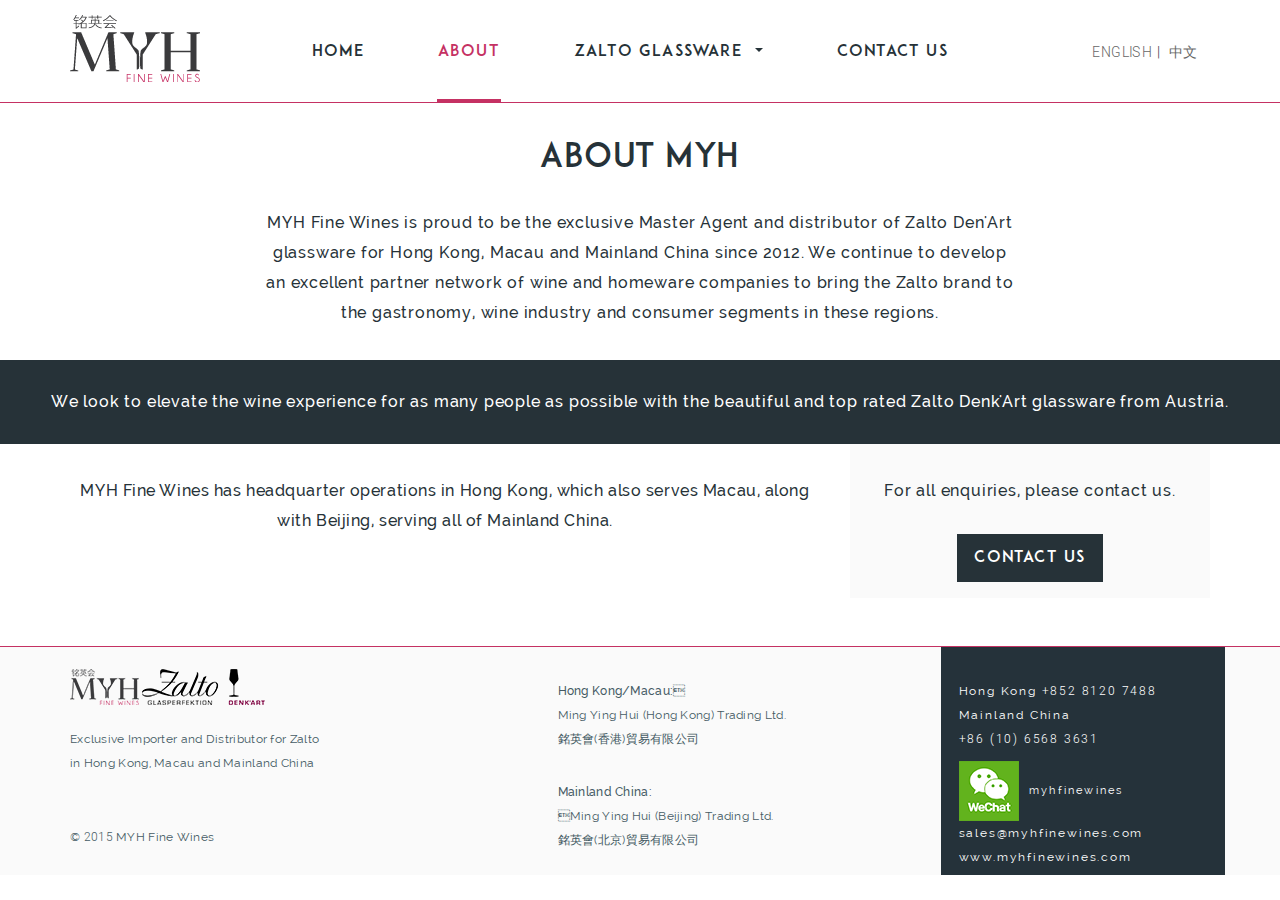
<file: about.html>
﻿<!DOCTYPE html>
<html lang="en-us">
<head>
    <title>About</title>
    <meta charset="utf-8" />
    <meta http-equiv="X-UA-Compatible" content="IE=edge">
    <meta name="viewport" content="width=device-width, initial-scale=1.0, maximum-scale=1.0">
    <!-- CSS Files -->
    <!-- Fonts library -->
    <link href="stylesheets/fonts.css" rel="stylesheet" />
    <!-- Bootstrap core CSS-------->
    <link href="stylesheets/bootstrap.min.css" rel="stylesheet" />
    <!-- Header Footer css -->
    <link href="stylesheets/header_footer.css" rel="stylesheet" />
    <!-- Master Slider core CSS -->
    <link href="stylesheets/masterslider.css" rel="stylesheet" />
    <!-- User CSS -->
    <link href="stylesheets/about.css" rel="stylesheet" />


</head>
<body>
    <nav class="navbar navmy-cutom navbar-default navbar-fixed-top">
        <div class="container">
            <div class="navbar-header">
                <!-- For mobile nav -->

                <button type="button" class="navbar-toggle collapsed">
                    <span class="sr-only">Toggle navigation</span>
                    <span class="icon-bar"></span>
                    <span class="icon-bar"></span>
                    <span class="icon-bar"></span>
                </button>
                <!-- Logo -->
                <a class="navbar-brand" href="#">
                    <img alt="Brand" src="images/MYH_finewines_Logo.png">
                </a>
                <div class="lang-cont Mobile">
                    <a href="index.html" class="lang">ENGLISH</a>|
                    <a href="#" class="lang">中文 </a>
                </div>
            </div>


            <div class="navbar-collapse" id="navbar-collapse-1">
                <ul class="nav navbar-nav ">
                    <li><a href="index.html">HOME</a></li>
                    <li class="current"><a href="about.html">ABOUT</a></li>
                    <li class="dropdown">
                        <a lass="dropdown-toggle" data-toggle="dropdown" role="button" aria-haspopup="true" aria-expanded="false">ZALTO GLASSWARE<span class="caret"></span></a>
                        <ul class="dropdown-menu">
                            <li ><a href="thebrand.html">THE BRAND</a></li>
                            <li><a href="theglassware.html">THE GLASSWARE</a></li>
                            <li><a href="thepraise.html">THE PRAISE</a></li>
                        </ul>
                    </li>
                    <li><a href="contact.html">CONTACT US</a></li>
                </ul>
                <div class="lang-cont Desktop">
                    <a href="index.html" class="lang">ENGLISH</a>|
                    <a href="#" class="lang">中文 </a>
                </div>
            </div>
        </div>
    </nav>
    <section id="AboutMYH">
        <div class="container">
            <div class="row">
                <div class="col-lg-12 col-md-12 col-sm-12 col-xs-12">
                    <h1>about myh</h1>
                </div>
            </div>
            <div class="row">
                <div class="col-lg-12 col-md-12 col-sm-12 col-xs-12">
                    <div class="aboutTxt" style="margin-bottom:32px;">MYH Fine Wines is proud to be the exclusive Master Agent and distributor of Zalto Den'Art glassware for Hong Kong, Macau and Mainland China since 2012. We continue to develop an excellent partner network of wine and homeware companies to bring the Zalto brand to the gastronomy, wine industry and consumer segments in these regions.</div>
                </div>
            </div>
        </div>
    </section>
    <section id="blackSect">
        <div class="darktxt">We look to elevate the wine experience for as many people as possible with the beautiful and top rated Zalto Denk'Art glassware from Austria.</div>
    </section>
    <section id="prefooter">
        <div class="container">
            <div class="row">
                <div class="col-lg-8 col-md-8 col-sm-12 col-xs-12">
                    <div class="prefootertxt">MYH Fine Wines has headquarter operations in Hong Kong, which also serves Macau, along with Beijing, serving all of Mainland China.</div>
                </div>
                <div class="col-lg-4 col-md-4 col-sm-12 col-xs-12">
                    <div class="contarea">
                            <div class="contareatxt">For all enquiries, please contact us.</div>
                            <div class="contareabtn"><a href="contact.html">contact us</a></div>
                    </div>
                </div>
            </div>
        </div>
    </section>
    <footer>
        <div class="container">
            <div class="row">
                <div class="col-lg-5 col-md-5 col-sm-6 col-xs-6" style="padding-top: 22px;">
                    <div class="foot-img">
                        <img src="images/MYH_finewines_Logo_footer.png" alt="MYH" />
                        <img src="images/zalto denkart_no background_footer.png" alt="Zalto" />
                    </div>
                    <div class="foot-txt botMargin">Exclusive Importer and Distributor for Zalto<br /> in Hong Kong, Macau and Mainland China</div>
                    <div class="foot-txt">© <span style="font-family:'Roboto-Light';">2015</span> MYH Fine Wines</div>
                </div>
                <div class="col-lg-7 col-md-7 col-sm-6 col-xs-6">
                    <div class="row">
                        <div class="col-lg-7 col-md-7 col-sm-12 col-xs-12" style="padding-top: 22px;">
                            <div class="foot-cont-txt margtp"><span style="font-family:'Raleway-Medium'">Hong Kong/Macau:</span><br />Ming Ying Hui (Hong Kong) Trading Ltd.<br /> 銘英會(香港)貿易有限公司</div>
                            <div class="foot-cont-txt" style="margin-bottom:0;"><span style="font-family:'Raleway-Medium'">Mainland China:</span><br />Ming Ying Hui (Beijing) Trading Ltd.<br /> 銘英會(北京)貿易有限公司</div>
                        </div>
                        <div class="col-lg-5 col-md-5 col-sm-12 col-xs-12 undercover">
                            <div class="foot-info-txt botMargin2 margtp">Hong Kong<span style="font-family:'Roboto-Light';white-space:nowrap;"> +852 8120 7488</span> <br />Mainland China <span style="font-family:'Roboto-Light';white-space:nowrap;">+86 (10) 6568 3631</span></div>
                            <div class="wechat">
                                <div class="wechat-logo"><img src="images/WeChat-Logo.png" /></div>
                                <div class="wechat-txt">myhfinewines</div>
                            </div>
                            <div class="foot-info-txt">sales@myhfinewines.com<br />www.myhfinewines.com</div>
                        </div>
                    </div>
                </div>

            </div>
        </div>
    </footer>


    <!-- Bootstrap core JS-------->
    <script src="javascripts/jquery-1.11.3.min.js"></script>
    <script src="javascripts/jquery-migrate-1.2.1.min.js"></script>
    <script src="javascripts/bootstrap.min.js"></script>
    <!-- Master slider core JS -->
    <script src="javascripts/masterslider.min.js"></script>
    <!-- Java Script area -->
    <script src="javascripts/custom.js"></script>
</body>
</html>
</file>
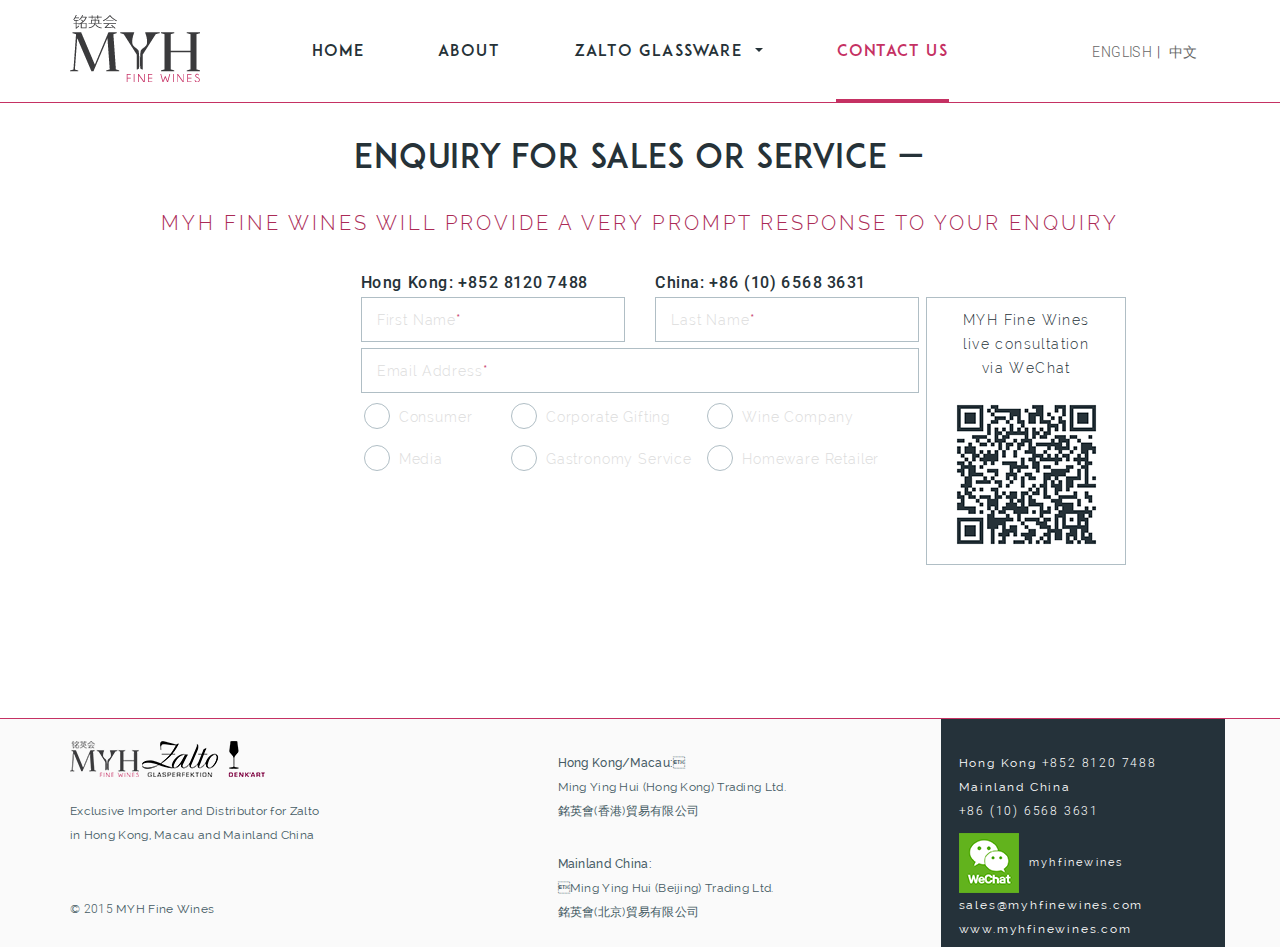
<file: contact.html>
﻿<!DOCTYPE html>
<html lang="en-us">
<head>
    <title>Contact us</title>
    <meta charset="utf-8" />
    <meta http-equiv="X-UA-Compatible" content="IE=edge">
    <meta name="viewport" content="width=device-width, initial-scale=1.0, maximum-scale=1.0">
    <!-- CSS Files -->
    <!-- Fonts library -->
    <link href="stylesheets/fonts.css" rel="stylesheet" />
    <!-- Bootstrap core CSS -->
    <link href="stylesheets/bootstrap.min.css" rel="stylesheet" />
    <!-- Custom css -->
    <link href="stylesheets/contact.css" rel="stylesheet" />
    <link href="stylesheets/header_footer.css" rel="stylesheet" />
    <!-- Master Slider core CSS -->
    <link href="stylesheets/masterslider.css" rel="stylesheet" />
</head>
<body>

    <nav class="navbar navmy-cutom navbar-default navbar-fixed-top">
        <div class="container">
            <div class="navbar-header">
                <!-- For mobile nav -->

                <button type="button" class="navbar-toggle collapsed">
                    <span class="sr-only">Toggle navigation</span>
                    <span class="icon-bar"></span>
                    <span class="icon-bar"></span>
                    <span class="icon-bar"></span>
                </button>
                <!-- Logo -->
                <a class="navbar-brand" href="#">
                    <img alt="Brand" src="images/MYH_finewines_Logo.png">
                </a>
                <div class="lang-cont Mobile">
                    <a href="index.html" class="lang">ENGLISH</a>|
                    <a href="#" class="lang">中文 </a>
                </div>
            </div>
            <div class="navbar-collapse" id="navbar-collapse-1">
                <ul class="nav navbar-nav ">
                    <li ><a href="index.html">HOME</a></li>
                    <li><a href="about.html">ABOUT</a></li>
                    <li class="dropdown">
                        <a href="#" class="dropdown-toggle" data-toggle="dropdown" role="button" aria-haspopup="true" aria-expanded="false">ZALTO GLASSWARE<span class="caret"></span></a>
                        <ul class="dropdown-menu">
                            <li><a href="thebrand.html">THE BRAND</a></li>
                            <li><a href="theglassware.html">THE GLASSWARE</a></li>
                            <li><a href="thepraise.html">THE PRAISE</a></li>
                        </ul>
                    </li>
                    <li class="current"><a href="contact.html">CONTACT US</a></li>
                </ul>
                <div class="lang-cont Desktop">
                    <a href="index.html" class="lang">ENGLISH</a>|
                    <a href="#" class="lang">中文 </a>
                </div>
            </div>
        </div><!-- /.container-fluid -->
    </nav>
    <section id="contactForm">
        <div class="container">
            <div class="row">
                <div class="col-lg-12 col-md-12 col-sm-12 col-xs-12">
                    <h1>Enquiry for Sales or Service —</h1>
                </div>
                <div class="col-lg-12 col-md-12 col-sm-12 col-xs-12">
                    <div class="slogan">MYH Fine Wines will provide a very prompt response to your enquiry</div>
                </div>
                <div class="col-lg-12 col-md-12 col-sm-12 col-xs-12 tempMargin">
                        <!-- Begin MailChimp Signup Form -->
                        <div id="mc_embed_signup">
                            <div class="row">
                                <div class="col-lg-6 col-md-6 col-sm-6 col-xs-12">
                                    <div class="phoneNomber">Hong Kong: <span>+852 8120 7488</span></div>
                                </div>
                                <div class="col-lg-6 col-md-6 col-sm-6 col-xs-12">
                                    <div class="phoneNomber">China: <span>+86 (10) 6568 3631</span></div>
                                </div>
                            </div>
                            <form action="//myhfinewines.us9.list-manage.com/subscribe/post?u=66d3ca932ee7b025ebb7ede53&amp;id=aa85e205bc" method="post" id="mc-embedded-subscribe-form" name="mc-embedded-subscribe-form" class="validate" target="_blank" novalidate>
                                <div class="qrholder Desktop-block">
                                    <div class="qrtext"> MYH Fine Wines<br /> live consultation<br /> via WeChat</div>
                                    <div class="qr"><img src="images/QR.png" /></div>
                                </div>
                                <div id="mc_embed_signup_scroll">
                                    <div class="row">
                                        <div class="col-lg-6 col-md-6 col-sm-6 col-xs-12">
                                            <div class="mc-field-group">
                                                <input type="text" value="" name="FNAME" class="placeholderimit required" id="mce-FNAME">
                                                <label for="mce-FNAME" class="placeholderobj">First Name</label>
                                            </div>
                                        </div>
                                        <div class="col-lg-6 col-md-6 col-sm-6 col-xs-12">
                                            <div class="mc-field-group">
                                                <input type="text" value="" name="LNAME" class="placeholderimit required" id="mce-LNAME">
                                                <label for="mce-LNAME" class="placeholderobj">Last Name</label>
                                            </div>
                                        </div>
                                    </div>
                                    <div class="mc-field-group">
                                        <input type="email" value="" name="EMAIL" class="email placeholderimit required" id="mce-EMAIL">
                                        <label for="mce-EMAIL" class="placeholderobj">Email Address</label>
                                    </div>
                                    <div class="mc-field-group input-group">
                                        <div class="row">
                                            <div class="col-lg-3 col-md-3 col-sm-12 col-xs-12">
                                                <input type="radio" value="Consumer" name="RADIOAREA" id="mce-RADIOAREA-0"><label for="mce-RADIOAREA-0">Consumer</label>
                                                <input type="radio" value="Media" name="RADIOAREA" id="mce-RADIOAREA-1"><label for="mce-RADIOAREA-1">Media</label>
                                            </div>
                                            <div class="col-lg-4 col-md-4 col-sm-12 col-xs-12">
                                                <input type="radio" value="Corporate Gifting" name="RADIOAREA" id="mce-RADIOAREA-2"><label for="mce-RADIOAREA-2">Corporate Gifting</label>
                                                <input type="radio" value="Gastronomy Service" name="RADIOAREA" id="mce-RADIOAREA-3"><label for="mce-RADIOAREA-3">Gastronomy Service</label>
                                            </div>
                                            <div class="col-lg-4 col-md-4 col-sm-12 col-xs-12">
                                                <input type="radio" value="Wine Company" name="RADIOAREA" id="mce-RADIOAREA-4"><label for="mce-RADIOAREA-4">Wine Company</label>
                                                <input type="radio" value="Homeware Retailer" name="RADIOAREA" id="mce-RADIOAREA-5"><label for="mce-RADIOAREA-5">Homeware Retailer</label>
                                            </div>
                                        </div>
                                    </div>
                                    <div id="preHide">
                                        <div class="mc-field-group hideJs">
                                            <input type="text" value="" name="COMPANAM" class="placeholderimit requiredt" id="mce-COMPANAM">
                                            <label for="mce-COMPANAM" class="placeholderobj">Company Name</label>
                                        </div>
                                        <div class="mc-field-group hideJs">
                                            <input type="text" value="" name="TITLE" class="placeholderimit required" id="mce-TITLE">
                                            <label for="mce-TITLE" class="placeholderobj">Job Title</label>
                                        </div>
                                        <div class="mc-field-group">
                                            <input type="text" value="" name="PHONE" class="placeholderimit required" id="mce-PHONE">
                                            <label for="mce-PHONE" class="placeholderobj">Phone</label>
                                        </div>
                                        <div class="mc-field-group hideJs">
                                            <input type="text" value="" name="ADDRESS" class="placeholderimit required" id="mce-ADDRESS">
                                            <label for="mce-ADDRESS" class="placeholderobj">Address</label>
                                        </div>
                                        <div class="row">
                                            <div class="col-lg-7 col-md-7 col-sm-12 col-xs-12">
                                                <div class="mc-field-group input-group" id="citygroup">
                                                    <div class="row">
                                                        <div class="col-lg-3 col-md-3 col-sm-12 col-xs-12"><input type="checkbox" value="1" name="group[20113][1]" id="mce-group[20113]-20113-0"><label for="mce-group[20113]-20113-0">HK</label></div>
                                                        <div class="col-lg-4 col-md-4 col-sm-12 col-xs-12"><input type="checkbox" value="2" name="group[20113][2]" id="mce-group[20113]-20113-1"><label for="mce-group[20113]-20113-1">Macau</label></div>
                                                        <div class="col-lg-5 col-md-5 col-sm-12 col-xs-12 no-paddings" style="margin-bottom: 16px;"><input type="checkbox" value="4" name="group[20113][4]" class="mainChina" id="mce-group[20113]-20113-2"><label for="mce-group[20113]-20113-2">Mainland China</label></div>
                                                    </div>
                                                </div>
                                            </div>
                                            <div class="col-lg-5 col-md-5 col-sm-12 col-xs-12">
                                                <div class="mc-field-group">
                                                    <input type="text" value="" disabled name="NCITY" class="placeholderimit" id="mce-NCITY">
                                                    <label for="mce-NCITY" class="placeholderobj">Name of City</label>
                                                </div>
                                            </div>
                                        </div>
                                        <div class="mc-field-group hideJs">
                                            <input type="text" value="" name="WEBSITE" class="placeholderimit" id="mce-WEBSITE">
                                            <label for="mce-WEBSITE" class="placeholderobj nostar">Website</label>
                                        </div>
                                        <div class="row">
                                            <div class="col-lg-6 col-md-6 col-sm-6 col-xs-6">
                                                <div class="mc-field-group input-group">
                                                    <input type="checkbox" value="8" name="group[20117][8]" id="mce-group[20117]-20117-0"><label style="margin-bottom:17px;" for="mce-group[20117]-20117-0">Subscribe to Newsletter</label>
                                                </div>
                                            </div>
                                            <div class="col-lg-6 col-md-6 col-sm-6 col-xs-6" style="padding-left:13px">
                                                <div class="newstxt">Receive exclusive offerings. Privacy guaranteed.</div>
                                            </div>
                                        </div>
                                        <div class="mc-field-group">
                                            <textarea type="text" value="" name="ENQUIRY" class="placeholderimit" id="mce-ENQUIRY"></textarea>
                                            <label for="mce-ENQUIRY" class="placeholderobj nostar">Enquiry </label>
                                        </div>
                                        <div style="position: absolute; left: -5000px;" aria-hidden="true"><input type="text" name="b_66d3ca932ee7b025ebb7ede53_aa85e205bc" tabindex="-1" value=""></div>
                                        <div class="clear"><input type="submit" value="SUBMIT" name="subscribe" id="mc-embedded-subscribe" class="button contsubbtn mobil-center"></div>
                                    </div>
                                </div>
                                <div id="mce-responses" class="clear">
                                    <div class="response" id="mce-error-response" style="display:none"></div>
                                    <div class="response" id="mce-success-response" style="display:none"></div>
                                </div>
                            </form>
                        </div>
                        <script src="javascripts/mc-validate-contact.js"></script>
                        <script type='text/javascript'>(function ($) { window.fnames = new Array(); window.ftypes = new Array(); fnames[2] = 'FNAME'; ftypes[2] = 'text'; fnames[1] = 'LNAME'; ftypes[1] = 'text'; fnames[0] = 'EMAIL'; ftypes[0] = 'email'; fnames[3] = 'RADIOAREA'; ftypes[3] = 'radio'; fnames[4] = 'COMPANAM'; ftypes[4] = 'text'; fnames[5] = 'TITLE'; ftypes[5] = 'text'; fnames[6] = 'PHONE'; ftypes[6] = 'text'; fnames[7] = 'ADDRESS'; ftypes[7] = 'text'; fnames[8] = 'NCITY'; ftypes[8] = 'text'; fnames[9] = 'WEBSITE'; ftypes[9] = 'text'; fnames[10] = 'ENQUIRY'; ftypes[10] = 'text'; }(jQuery)); var $mcj = jQuery.noConflict(true);</script>
                        <!--End mc_embed_signup-->
                    </div>
            </div>
        </div>
    </section>
    <footer>
        <div class="container">
            <div class="row">
                <div class="col-lg-5 col-md-5 col-sm-6 col-xs-6" style="padding-top: 22px;">
                    <div class="foot-img">
                        <img src="images/MYH_finewines_Logo_footer.png" alt="MYH" />
                        <img src="images/zalto denkart_no background_footer.png" alt="Zalto" />
                    </div>
                    <div class="foot-txt botMargin">Exclusive Importer and Distributor for Zalto<br /> in Hong Kong, Macau and Mainland China</div>
                    <div class="foot-txt">© <span style="font-family:'Roboto-Light';">2015</span> MYH Fine Wines</div>
                </div>
                <div class="col-lg-7 col-md-7 col-sm-6 col-xs-6">
                    <div class="row">
                        <div class="col-lg-7 col-md-7 col-sm-12 col-xs-12" style="padding-top: 22px;">
                            <div class="foot-cont-txt margtp"><span style="font-family:'Raleway-Medium'">Hong Kong/Macau:</span><br />Ming Ying Hui (Hong Kong) Trading Ltd.<br /> 銘英會(香港)貿易有限公司</div>
                            <div class="foot-cont-txt" style="margin-bottom:0;"><span style="font-family:'Raleway-Medium'">Mainland China:</span><br />Ming Ying Hui (Beijing) Trading Ltd.<br /> 銘英會(北京)貿易有限公司</div>
                        </div>
                        <div class="col-lg-5 col-md-5 col-sm-12 col-xs-12 undercover">
                            <div class="foot-info-txt botMargin2 margtp">Hong Kong<span style="font-family:'Roboto-Light';white-space:nowrap;"> +852 8120 7488</span> <br />Mainland China <span style="font-family:'Roboto-Light';white-space:nowrap;">+86 (10) 6568 3631</span></div>
                            <div class="wechat">
                                <div class="wechat-logo"><img src="images/WeChat-Logo.png" /></div>
                                <div class="wechat-txt">myhfinewines</div>
                            </div>
                            <div class="foot-info-txt">sales@myhfinewines.com<br />www.myhfinewines.com</div>
                        </div>
                    </div>
                </div>

            </div>
        </div>
    </footer>

    <!-- Bootstrap core JS -->
    <script src="javascripts/jquery-1.11.3.min.js"></script>
    <script src="javascripts/jquery-migrate-1.2.1.min.js"></script>
    <script src="javascripts/bootstrap.min.js"></script>
    <!-- Java Script area -->
    <script src="javascripts/contact.js"></script>
    <script src="javascripts/custom.js"></script>


</body>
</html>
</file>
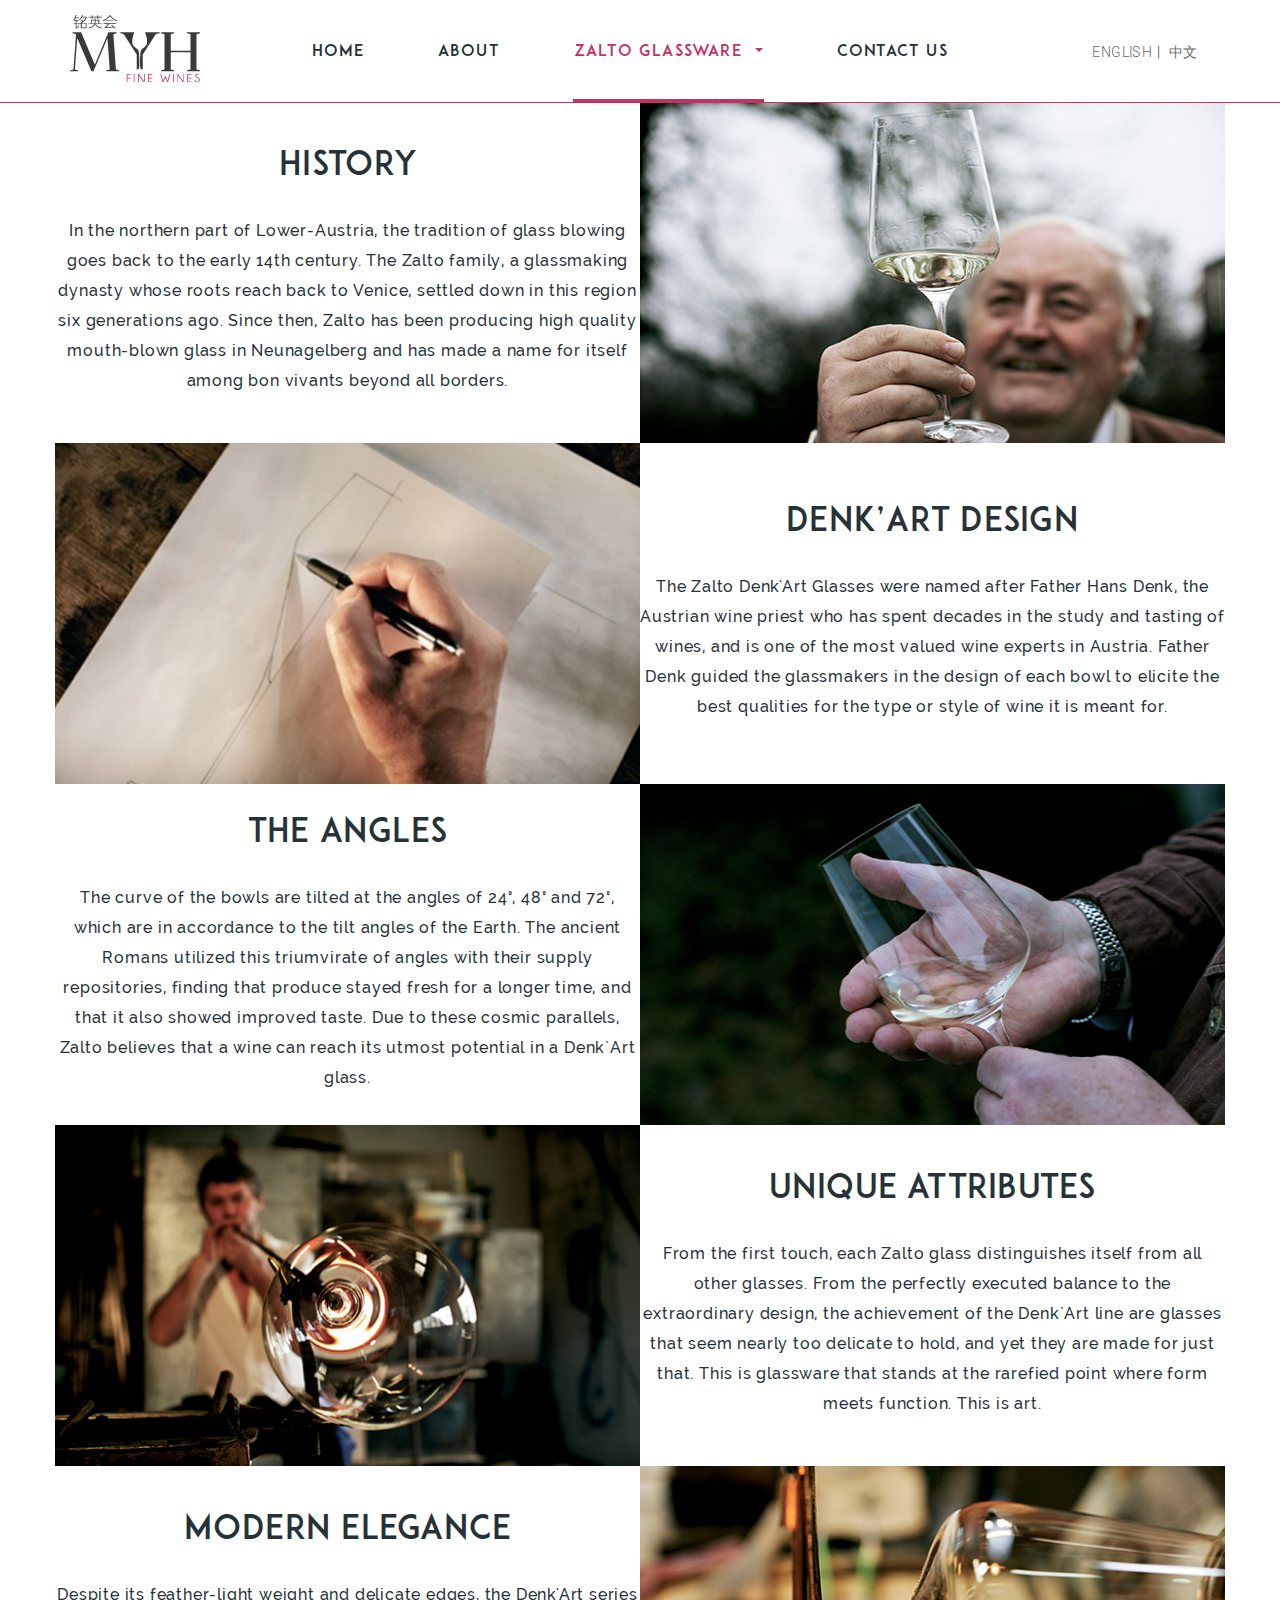
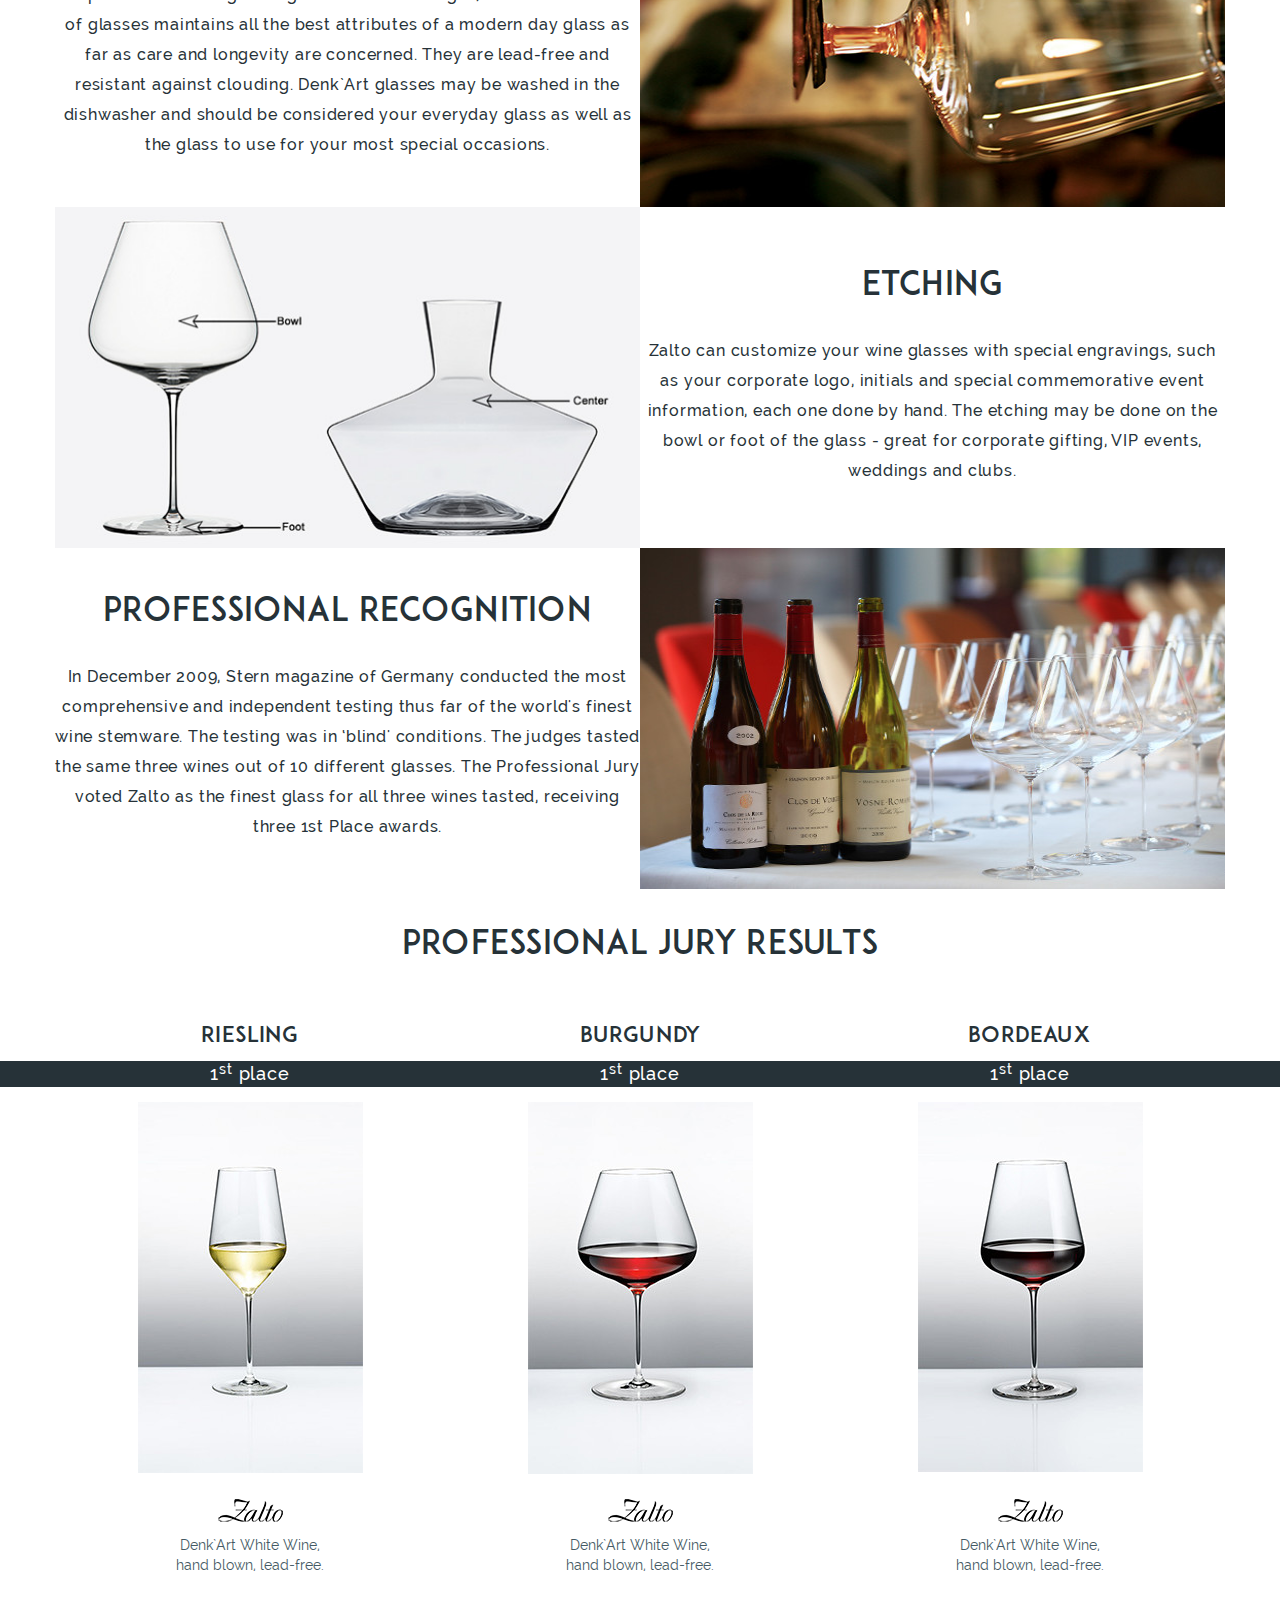
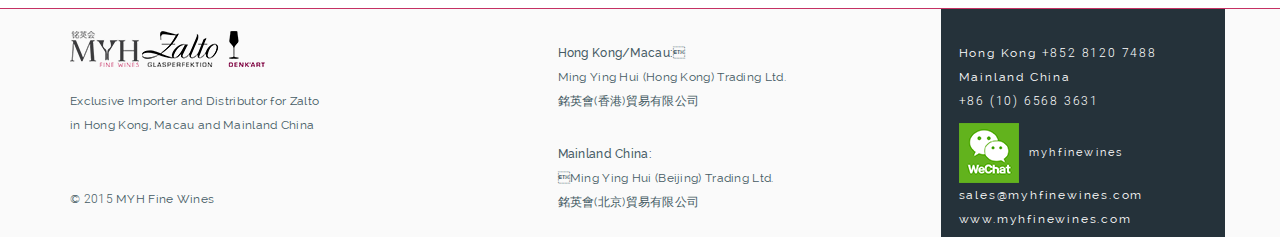
<file: thebrand.html>
﻿<!DOCTYPE html>
<html lang="en-us">
<head>
    <title>The Brand</title>
    <meta charset="utf-8" />
    <meta http-equiv="X-UA-Compatible" content="IE=edge">
    <meta name="viewport" content="width=device-width, initial-scale=1.0, maximum-scale=1.0">
    <!-- CSS Files -->
    <!-- Fonts library -->
    <link href="stylesheets/fonts.css" rel="stylesheet" />
    <!-- Bootstrap core CSS-------->
    <link href="stylesheets/bootstrap.min.css" rel="stylesheet" />
    <!-- Header Footer css -->
    <link href="stylesheets/header_footer.css" rel="stylesheet" />
    <!-- User CSS -->
    <link href="stylesheets/brand.css" rel="stylesheet" />


</head>
<body>
    <nav class="navbar navmy-cutom navbar-default navbar-fixed-top">
        <div class="container">
            <div class="navbar-header">
                <!-- For mobile nav -->

                <button type="button" class="navbar-toggle collapsed">
                    <span class="sr-only">Toggle navigation</span>
                    <span class="icon-bar"></span>
                    <span class="icon-bar"></span>
                    <span class="icon-bar"></span>
                </button>
                <!-- Logo -->
                <a class="navbar-brand" href="#">
                    <img alt="Brand" src="images/MYH_finewines_Logo.png">
                </a>
                <div class="lang-cont Mobile">
                    <a href="index.html" class="lang">ENGLISH</a>|
                    <a href="#" class="lang">中文 </a>
                </div>
            </div>


            <div class="navbar-collapse" id="navbar-collapse-1">
                <ul class="nav navbar-nav ">
                    <li><a href="index.html">HOME</a></li>
                    <li><a href="about.html">ABOUT</a></li>
                    <li class="dropdown current">
                        <a class="dropdown-toggle" data-toggle="dropdown" role="button" aria-haspopup="true" aria-expanded="false">ZALTO GLASSWARE<span class="caret"></span></a>
                        <ul class="dropdown-menu">
                            <li><a href="thebrand.html">THE BRAND</a></li>
                            <li><a href="theglassware.html">THE GLASSWARE</a></li>
                            <li><a href="thepraise.html">THE PRAISE</a></li>
                        </ul>
                    </li>
                    <li><a href="contact.html">CONTACT US</a></li>
                </ul>
                <div class="lang-cont Desktop">
                    <a href="index.html" class="lang">ENGLISH</a>|
                    <a href="#" class="lang">中文 </a>
                </div>
            </div>
        </div>
    </nav>
    <section id="brandSec">
        <div class="container no-pad">
            <div class="row">
                <div class="col-lg-6 col-md-6 col-sm-12 col-xs-12">
                    <div class="infoblock">
                        <div class="verticalAligne">
                            <h2>HISTORY</h2>
                            <div class="maintxt">In the northern part of Lower-Austria, the tradition of glass blowing goes back to the early 14th century. The Zalto family, a glassmaking dynasty whose roots reach back to Venice, settled down in this region six generations ago. Since then, Zalto has been producing high quality mouth-blown glass in Neunagelberg and has made a name for itself among bon vivants beyond all borders.</div>
                        </div>
                    </div>
                </div>
                <div class="col-lg-6 col-md-6 col-sm-12 col-xs-12">
                    <div class="imgContainer"><img src="images/brand/Denk und Glas.jpg" /></div>
                </div>
            </div>
            <div class="row">
                <div class="col-lg-6 col-md-6 col-sm-12 col-xs-12 aligne-right">
                    <div class="infoblock">
                        <div class="verticalAligne">
                            <h2>DENK’ART DESIGN</h2>
                            <div class="maintxt">The Zalto Denk'Art Glasses were named after Father Hans Denk, the Austrian wine priest who has spent decades in the study and tasting of wines, and is one of the most valued wine experts in Austria. Father Denk guided the glassmakers in the design of each bowl to elicite the best qualities for the type or style of wine it is meant for.</div>
                        </div>
                    </div>
                </div>
                <div class="col-lg-6 col-md-6 col-sm-12 col-xs-12">
                    <div class="imgContainer"><img src="images/brand/Sketching image.jpg" /></div>
                </div>
            </div>
            <div class="row">
                <div class="col-lg-6 col-md-6 col-sm-12 col-xs-12">
                    <div class="infoblock">
                        <div class="verticalAligne">
                            <h2>THE ANGLES</h2>
                            <div class="maintxt">The curve of the bowls are tilted at the angles of 24°, 48° and 72°, which are in accordance to the tilt angles of the Earth. The ancient Romans utilized this triumvirate of angles with their supply repositories, finding that produce stayed fresh for a longer time, and that it also showed improved taste. Due to these cosmic parallels, Zalto believes that a wine can reach its utmost potential in a Denk`Art glass.</div>
                        </div>
                    </div>
                </div>
                <div class="col-lg-6 col-md-6 col-sm-12 col-xs-12">
                    <div class="imgContainer"><img src="images/brand/Hans Denk präsentiert.jpg" /></div>
                </div>
            </div>
            <div class="row">
                <div class="col-lg-6 col-md-6 col-sm-12 col-xs-12 aligne-right">
                    <div class="infoblock">
                        <div class="verticalAligne">
                            <h2>Unique attributes</h2>
                            <div class="maintxt">From the first touch, each Zalto glass distinguishes itself from all other glasses.  From the perfectly executed balance to the extraordinary design, the achievement of the Denk`Art line are glasses that seem nearly too delicate to hold, and yet they are made for just that.  This is glassware that stands at the rarefied point where form meets function.  This is art. </div>
                        </div>
                    </div>
                </div>
                <div class="col-lg-6 col-md-6 col-sm-12 col-xs-12">
                    <div class="imgContainer"><img src="images/brand/3G5W1259_A.jpg" /></div>
                </div>
            </div>
            <div class="row">
                <div class="col-lg-6 col-md-6 col-sm-12 col-xs-12">
                    <div class="infoblock">
                        <div class="verticalAligne">
                            <h2>MOdern elegance</h2>
                            <div class="maintxt">Despite its feather-light weight and delicate edges, the Denk'Art series of glasses maintains all the best attributes of a modern day glass as far as care and longevity are concerned. They are lead-free and resistant against clouding. Denk`Art glasses may be washed in the dishwasher and should be considered your everyday glass as well as the glass to use for your most special occasions. </div>
                        </div>
                    </div>
                </div>
                <div class="col-lg-6 col-md-6 col-sm-12 col-xs-12">
                    <div class="imgContainer"><img src="images/brand/7G5W1014_A.jpg" /></div>
                </div>
            </div>
            <div class="row">
                <div class="col-lg-6 col-md-6 col-sm-12 col-xs-12 aligne-right">
                    <div class="infoblock">
                        <div class="verticalAligne">
                            <h2>Etching</h2>
                            <div class="maintxt">Zalto can customize your wine glasses with special engravings, such as your corporate logo, initials and special commemorative event information, each one done by hand. The etching may be done on the bowl or foot of the glass - great for corporate gifting, VIP events, weddings and clubs. </div>
                        </div>
                    </div>
                </div>
                <div class="col-lg-6 col-md-6 col-sm-12 col-xs-12">
                    <div class="imgContainer"><img src="images/brand/Etching image.jpg" /></div>
                </div>
            </div>
            <div class="row">
                <div class="col-lg-6 col-md-6 col-sm-12 col-xs-12">
                    <div class="infoblock">
                        <div class="verticalAligne">
                            <h2>PROFESSIONAL RECOGNITION</h2>
                            <div class="maintxt">In December 2009, Stern magazine of Germany conducted the most comprehensive and independent testing thus far of the world's finest wine stemware. The testing was in ‘blind' conditions. The judges tasted the same three wines out of 10 different glasses.  The Professional Jury voted Zalto as the finest glass for all three wines tasted, receiving three 1st Place awards. </div>
                        </div>
                    </div>
                </div>
                <div class="col-lg-6 col-md-6 col-sm-12 col-xs-12">
                    <div class="imgContainer"><img src="images/brand/IMG_9520.jpg" /></div>
                </div>
            </div>
        </div>
    </section>
    <section id="juryRes">
        <div class="container">
            <div class="row">
                <div class="col-lg-12 col-md-12 col-sm-12 col-xs-12">
                    <h2 style="margin-top:39px;">PROFESSIONAL JURY RESULTS</h2>
                </div>
            </div>
            <div class="row Desktop-block">
                <div class="col-lg-4 col-md-4 col-sm-4 col-xs-4">
                    <h2 class="jurName">Riesling</h2>
                </div>
                <div class="col-lg-4 col-md-4 col-sm-4 col-xs-4">
                    <h2 class="jurName">Burgundy</h2>
                </div>
                <div class="col-lg-4 col-md-4 col-sm-4 col-xs-4">
                    <h2 class="jurName">Bordeaux</h2>
                </div>
            </div>
        </div>
        <div class="container-flex black Desktop-block">
            <div class="container">
                <div class="row">
                    <div class="col-lg-4 col-md-4 col-sm-4 col-xs-4">
                        <div class="jurplace">
                            1<sup>st</sup> place
                        </div>
                    </div>
                    <div class="col-lg-4 col-md-4 col-sm-4 col-xs-4">
                        <div class="jurplace">
                            1<sup>st</sup> place
                        </div>
                    </div><div class="col-lg-4 col-md-4 col-sm-4 col-xs-4">
                        <div class="jurplace">
                            1<sup>st</sup> place
                        </div>
                    </div>
                </div>
            </div>
        </div>
        <div class="container">
            <div class="row">
                <div class="col-lg-4 col-md-4 col-sm-4 col-xs-6"><div class="jurimg"><img src="images/brand/White wine copy.jpg" /></div></div>
                <div class="col-lg-4 col-md-4 col-sm-6 col-xs-6 Mobile jurhei">
                    <div class="verticalAligne">
                        <div class="jurdescr">
                            <div class="black placehold">
                                <div class="jurplace">
                                    1<sup>st</sup> place
                                </div>
                            </div>
                            <h2 class="jurName">Riesling</h2>
                            <div class="jurdescr-img"></div>
                            <div class="jurdescr-txt">Denk`Art White Wine,<br /> hand blown, lead-free.</div>
                        </div>
                    </div>
                </div>
                <div class="col-lg-4 col-md-4 col-sm-4 col-xs-6"><div class="jurimg"><img src="images/brand/Burgundy copy 2.jpg" /></div></div>
                <div class="col-lg-4 col-md-4 col-sm-6 col-xs-6 Mobile jurhei" >
                    <div class="verticalAligne">
                        <div class="jurdescr">
                            <div class="black placehold">
                                <div class="jurplace">
                                    1<sup>st</sup> place
                                </div>
                            </div>
                            <h2 class="jurName">Burgundy</h2>
                            <div class="jurdescr-img"></div>
                            <div class="jurdescr-txt">Denk`Art White Wine,<br /> hand blown, lead-free.</div>
                        </div>
                    </div>
                </div>
                <div class="col-lg-4 col-md-4 col-sm-4 col-xs-6"><div class="jurimg"><img src="images/brand/Bordeaux copy 2.jpg" /></div></div>
                <div class="col-lg-4 col-md-4 col-sm-6 col-xs-6 Mobile jurhei">
                    <div class="verticalAligne">
                        <div class="jurdescr">
                            <div class="black placehold">
                                <div class="jurplace">
                                    1<sup>st</sup> place
                                </div>
                            </div>
                            <h2 class="jurName">Bordeaux</h2>
                            <div class="jurdescr-img"></div>
                            <div class="jurdescr-txt">Denk`Art White Wine,<br /> hand blown, lead-free.</div>
                        </div>
                    </div>
                </div>
            </div>
            <div class="row Desktop-block">
                <div class="col-lg-4 col-md-4 col-sm-4 col-xs-4">
                    <div class="jurdescr">
                        <div class="jurdescr-img"></div>
                        <div class="jurdescr-txt">Denk`Art White Wine,<br /> hand blown, lead-free.</div>
                    </div>
                </div>
                <div class="col-lg-4 col-md-4 col-sm-4 col-xs-4">
                    <div class="jurdescr">
                        <div class="jurdescr-img"></div>
                        <div class="jurdescr-txt">Denk`Art White Wine,<br /> hand blown, lead-free.</div>
                    </div>
                </div>
                <div class="col-lg-4 col-md-4 col-sm-4 col-xs-4">
                    <div class="jurdescr">
                        <div class="jurdescr-img"></div>
                        <div class="jurdescr-txt">Denk`Art White Wine,<br /> hand blown, lead-free.</div>
                    </div>
                </div>
            </div>

        </div>
    </section>
    <footer>
        <div class="container">
            <div class="row">
                <div class="col-lg-5 col-md-5 col-sm-6 col-xs-6" style="padding-top: 22px;">
                    <div class="foot-img">
                        <img src="images/MYH_finewines_Logo_footer.png" alt="MYH" />
                        <img src="images/zalto denkart_no background_footer.png" alt="Zalto" />
                    </div>
                    <div class="foot-txt botMargin">Exclusive Importer and Distributor for Zalto<br /> in Hong Kong, Macau and Mainland China</div>
                    <div class="foot-txt">© <span style="font-family:'Roboto-Light';">2015</span> MYH Fine Wines</div>
                </div>
                <div class="col-lg-7 col-md-7 col-sm-6 col-xs-6">
                    <div class="row">
                        <div class="col-lg-7 col-md-7 col-sm-12 col-xs-12" style="padding-top: 22px;">
                            <div class="foot-cont-txt margtp"><span style="font-family:'Raleway-Medium'">Hong Kong/Macau:</span><br />Ming Ying Hui (Hong Kong) Trading Ltd.<br /> 銘英會(香港)貿易有限公司</div>
                            <div class="foot-cont-txt" style="margin-bottom:0;"><span style="font-family:'Raleway-Medium'">Mainland China:</span><br />Ming Ying Hui (Beijing) Trading Ltd.<br /> 銘英會(北京)貿易有限公司</div>
                        </div>
                        <div class="col-lg-5 col-md-5 col-sm-12 col-xs-12 undercover">
                            <div class="foot-info-txt botMargin2 margtp">Hong Kong<span style="font-family:'Roboto-Light';white-space:nowrap;"> +852 8120 7488</span> <br />Mainland China <span style="font-family:'Roboto-Light';white-space:nowrap;">+86 (10) 6568 3631</span></div>
                            <div class="wechat">
                                <div class="wechat-logo"><img src="images/WeChat-Logo.png" /></div>
                                <div class="wechat-txt">myhfinewines</div>
                            </div>
                            <div class="foot-info-txt">sales@myhfinewines.com<br />www.myhfinewines.com</div>
                        </div>
                    </div>
                </div>

            </div>
        </div>
    </footer>


    <!-- Bootstrap core JS-------->
    <script src="javascripts/jquery-1.11.3.min.js"></script>
    <script src="javascripts/jquery-migrate-1.2.1.min.js"></script>
    <script src="javascripts/bootstrap.min.js"></script>
    <!-- Java Script area -->
    <script src="javascripts/custom.js"></script>
</body>
</html>
</file>
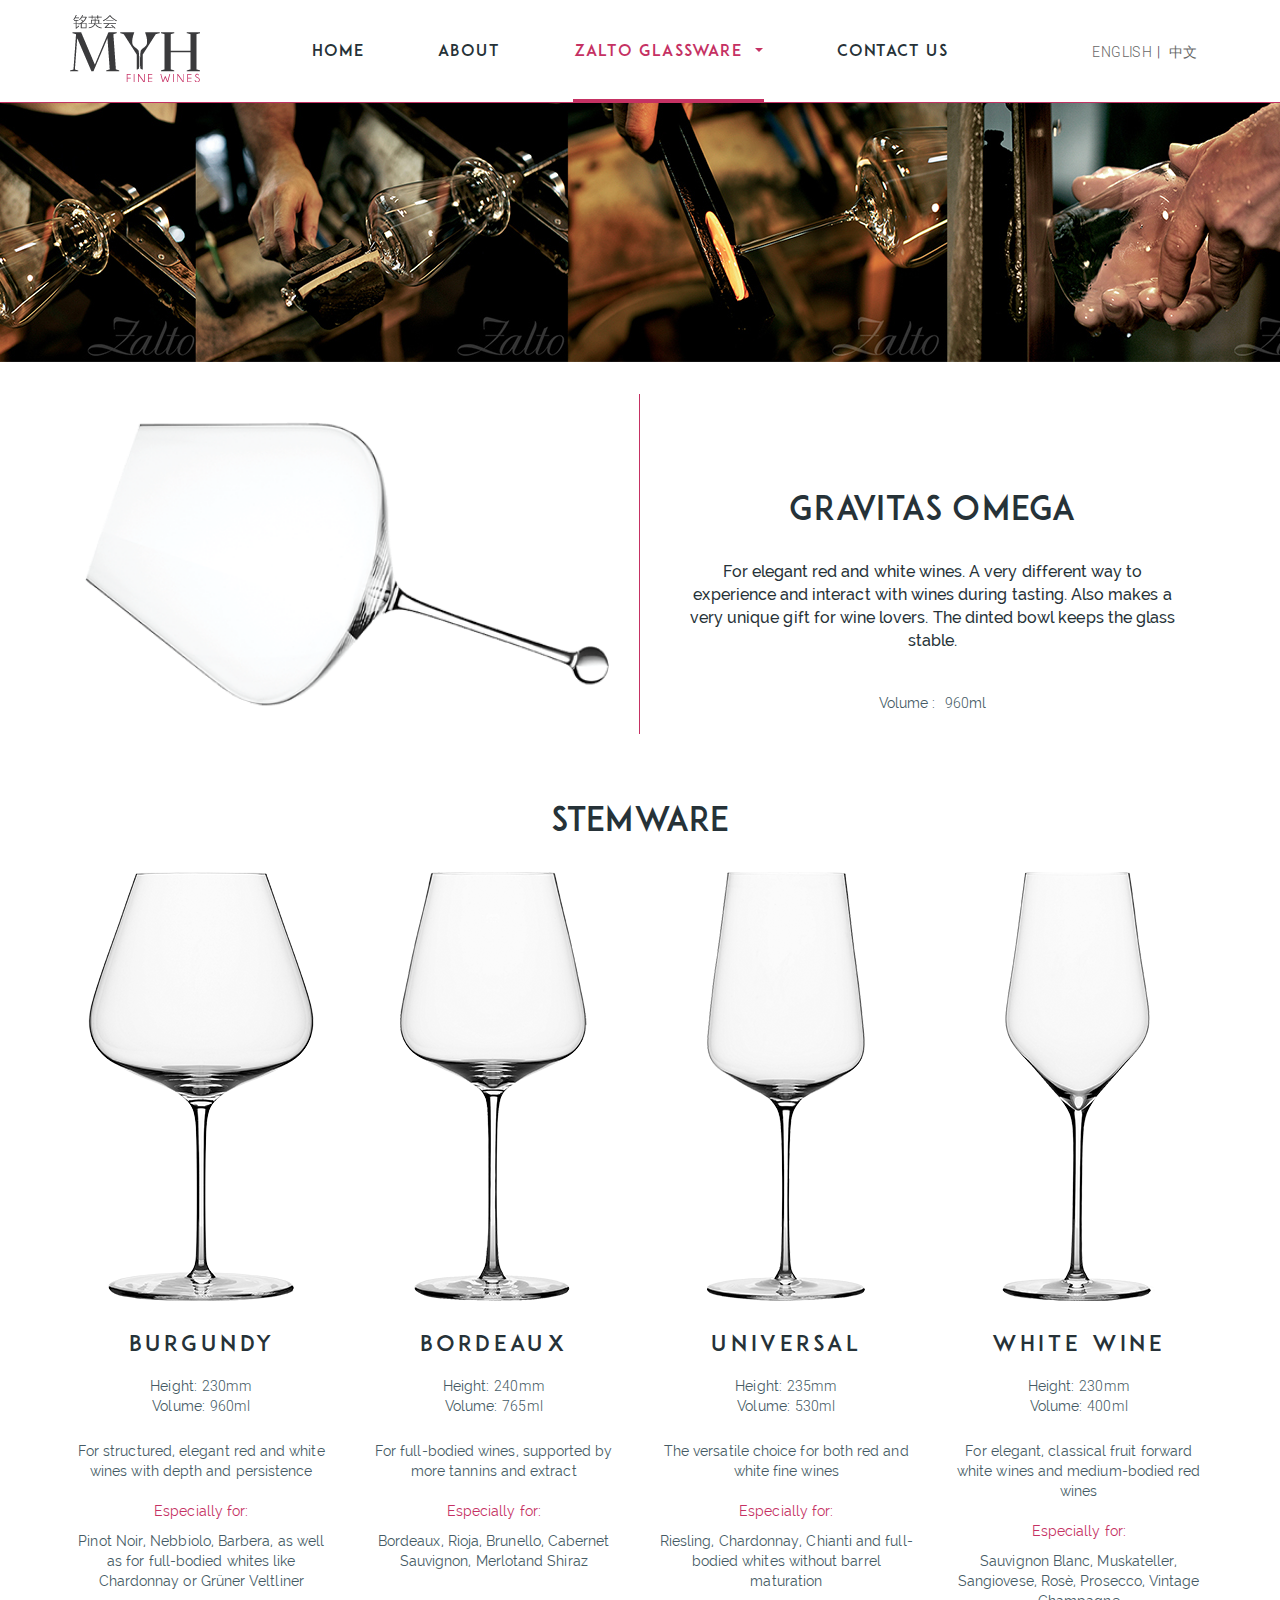
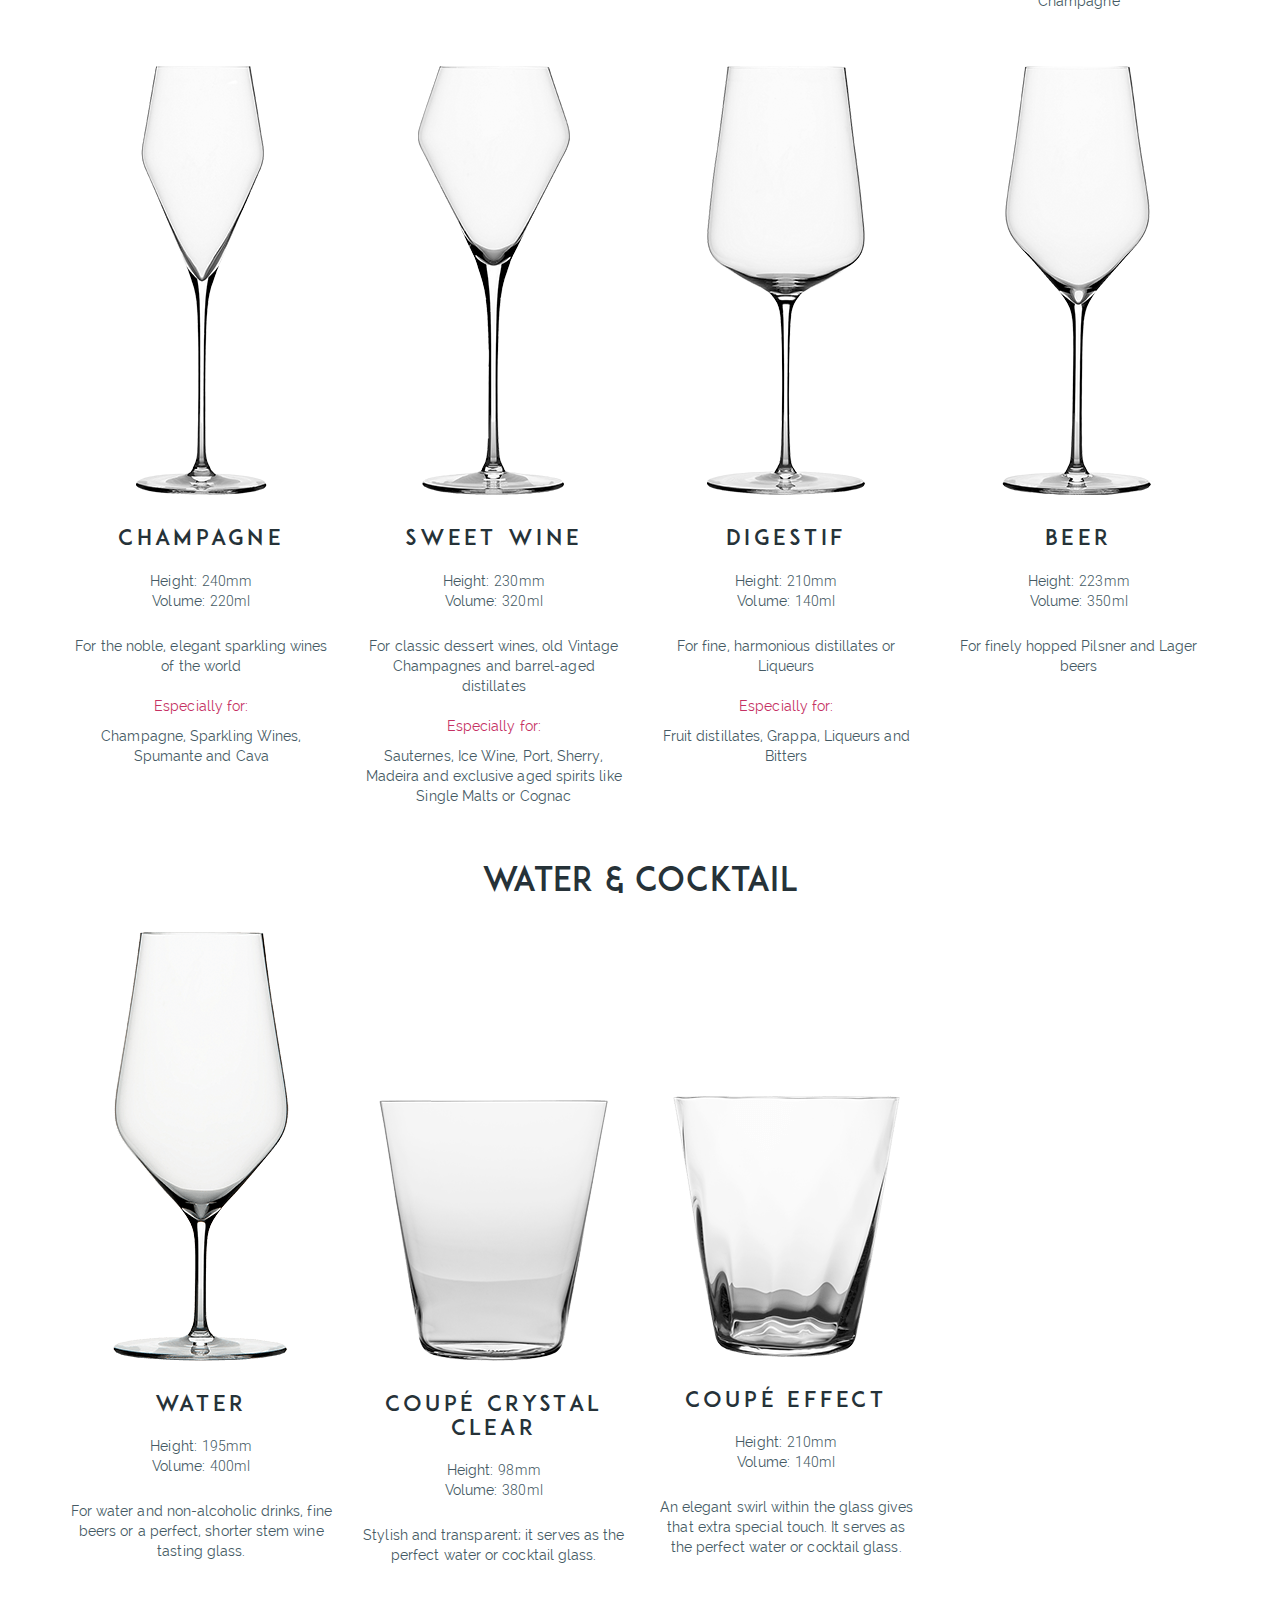
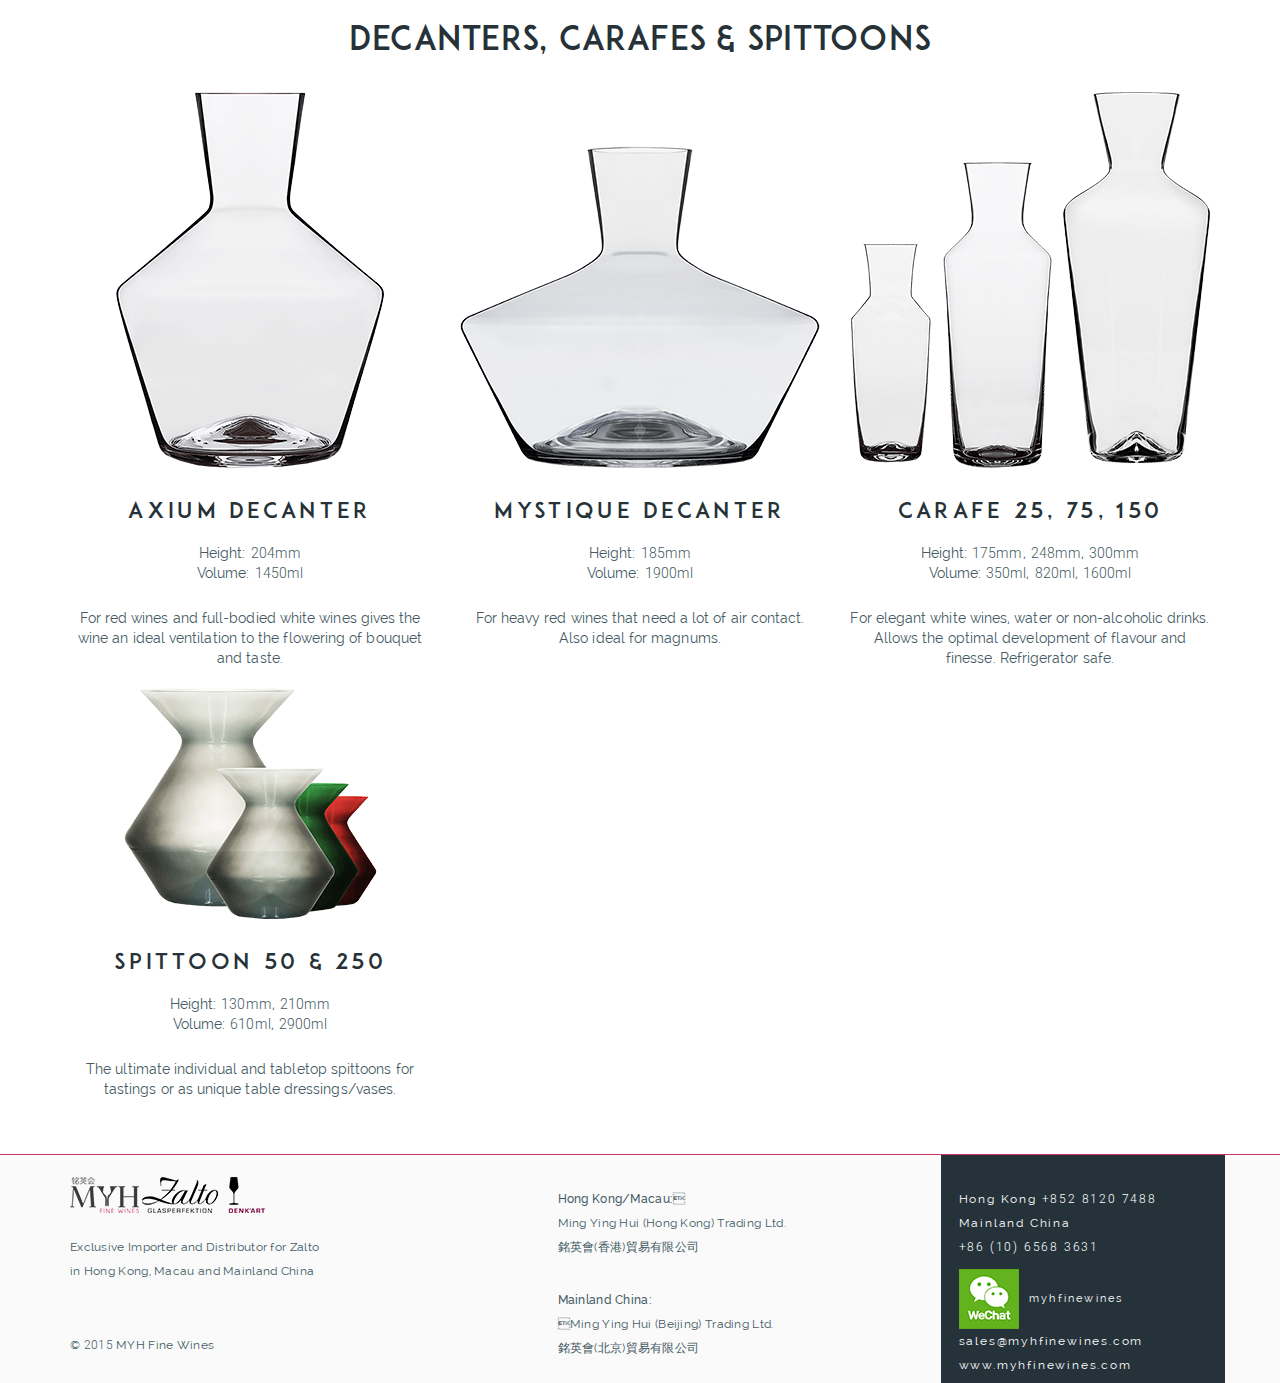
<file: theglassware.html>
﻿<!DOCTYPE html>
<html lang="en-us">
<head>
    <title>The Glassware</title>
    <meta charset="utf-8" />
    <meta http-equiv="X-UA-Compatible" content="IE=edge">
    <meta name="viewport" content="width=device-width, initial-scale=1.0, maximum-scale=1.0">
    <!-- CSS Files -->
    <!-- Fonts library -->
    <link href="stylesheets/fonts.css" rel="stylesheet" />
    <!-- Bootstrap core CSS-------->
    <link href="stylesheets/bootstrap.min.css" rel="stylesheet" />
    <!-- Custom css------->
    <link href="stylesheets/glassware.css" rel="stylesheet" />
    <link href="stylesheets/header_footer.css" rel="stylesheet" />
    <!-- Master Slider core CSS -->
    <link href="stylesheets/masterslider.css" rel="stylesheet" />
</head>
<body>
    <nav class="navbar navmy-cutom navbar-default navbar-fixed-top">
        <div class="container">
            <div class="navbar-header">
                <!-- For mobile nav -->

                <button type="button" class="navbar-toggle collapsed">
                    <span class="sr-only">Toggle navigation</span>
                    <span class="icon-bar"></span>
                    <span class="icon-bar"></span>
                    <span class="icon-bar"></span>
                </button>
                <!-- Logo -->
                <a class="navbar-brand" href="#">
                    <img alt="Brand" src="images/MYH_finewines_Logo.png">
                </a>
                <div class="lang-cont Mobile">
                    <a href="index.html" class="lang">ENGLISH</a>|
                    <a href="#" class="lang">中文 </a>
                </div>
            </div>
            <div class="navbar-collapse" id="navbar-collapse-1">
                <ul class="nav navbar-nav ">
                    <li><a href="index.html">HOME</a></li>
                    <li><a href="about.html">ABOUT</a></li>
                    <li class="dropdown current">
                        <a href="#" class="dropdown-toggle" data-toggle="dropdown" role="button" aria-haspopup="true" aria-expanded="false">ZALTO GLASSWARE<span class="caret"></span></a>
                        <ul class="dropdown-menu">
                            <li><a href="thebrand.html">THE BRAND</a></li>
                            <li><a href="theglassware.html">THE GLASSWARE</a></li>
                            <li><a href="thepraise.html">THE PRAISE</a></li>
                        </ul>
                    </li>
                    <li><a href="contact.html">CONTACT US</a></li>
                </ul>
                <div class="lang-cont Desktop">
                    <a href="index.html" class="lang">ENGLISH</a>|
                    <a href="#" class="lang">中文 </a>
                </div>
            </div>
        </div><!-- /.container-fluid -->
    </nav>
    <section id="posthederSlider">
        <div class="rotator">
            <div class="imgHolder infinitanimation">
                <img src="images/infinitIMGX2.jpg" />
            </div>
        </div>
    </section>
    <section id="gravitasOmega">
        <div class="container">
            <div class="row" style="height:340px;">
                <div class="col-lg-6 col-md-6 col-sm-6 col-xs-12 grav-cont borderRight">
                    <div class="grav-img"><img src="images/glassware/GravitasOmega.png" alt="Gravitas omega"  class="verticalAligne"/></div>
                </div>
                <div class="col-lg-6 col-md-6 col-sm-6 col-xs-12 grav-cont">
                    <div class="grav-desc verticalAligne">
                        <h2>Gravitas omega</h2>
                        <div class="grav-txt">For elegant red and white wines. A very different way to experience and interact with wines during tasting. Also makes a very unique gift for wine lovers. The dinted bowl keeps the glass stable.</div>
                        <div class="grav-subline">Volume : <span class="grav-number">960</span>ml</div>
                    </div>
                </div>
            </div>
        </div>
    </section>
    <section id="glasswarePresent">
        <div class="container">
            <div class="row">
                <div class="col-lg-12 col-md-12 col-sm-12 col-xs-12">
                    <h2>Stemware</h2>
                </div>
            </div>
            <div class="row" style="margin-bottom:35px;">
                <div class="col-lg-3 col-md-3 col-sm-12 col-xs-12">
                    <div class="glass-img">
                        <img src="images/Burgundy.png" alt="Burgundy" />
                    </div>
                    <h3 class="glass-title">Burgundy</h3>
                    <div class="glass-param">
                        <div class="param">Height:<span class="param-number">230mm</span></div>
                        <div class="param">Volume:<span class="param-number">960ml</span></div>
                    </div>
                    <div class="description">
                        <div class="generalDesc">For structured, elegant red and white wines with depth and persistence</div>
                        <div class="secenderyDesc"><span class="desctitle">Especially for:</span>Pinot Noir, Nebbiolo, Barbera, as well as for full-bodied whites like Chardonnay or Grüner Veltliner</div>
                    </div>
                </div>
                <div class="col-lg-3 col-md-3 col-sm-12 col-xs-12">
                    <div class="glass-img">
                        <img src="images/Bordeaux.png" alt="Bordeaux" />
                    </div>
                    <h3 class="glass-title">Bordeaux</h3>
                    <div class="glass-param">
                        <div class="param">Height:<span class="param-number">240mm</span></div>
                        <div class="param">Volume:<span class="param-number">765ml</span></div>
                    </div>
                    <div class="description">
                        <div class="generalDesc">For full-bodied wines, supported by more tannins and extract</div>
                        <div class="secenderyDesc"><span class="desctitle">Especially for:</span>Bordeaux, Rioja, Brunello, Cabernet Sauvignon, Merlotand Shiraz</div>
                    </div>
                </div>
                <div class="col-lg-3 col-md-3 col-sm-12 col-xs-12">
                    <div class="glass-img">
                        <img src="images/Universal.png" alt="Universal" />
                    </div>
                    <h3 class="glass-title">Universal</h3>
                    <div class="glass-param">
                        <div class="param">Height:<span class="param-number">235mm</span></div>
                        <div class="param">Volume:<span class="param-number">530ml</span></div>
                    </div>
                    <div class="description">
                        <div class="generalDesc">The versatile choice for both red and white fine wines</div>
                        <div class="secenderyDesc"><span class="desctitle">Especially for:</span>Riesling, Chardonnay, Chianti and full-bodied whites without barrel maturation</div>
                    </div>
                </div>
                <div class="col-lg-3 col-md-3 col-sm-12 col-xs-12">
                    <div class="glass-img">
                        <img src="images/White Wine.png" alt="White Wine" />
                    </div>
                    <h3 class="glass-title">White Wine</h3>
                    <div class="glass-param">
                        <div class="param">Height:<span class="param-number">230mm</span></div>
                        <div class="param">Volume:<span class="param-number">400ml</span></div>
                    </div>
                    <div class="description">
                        <div class="generalDesc">For elegant, classical fruit forward white wines and medium-bodied red wines</div>
                        <div class="secenderyDesc"><span class="desctitle">Especially for:</span>Sauvignon Blanc, Muskateller, Sangiovese, Rosè, Prosecco, Vintage Champagne</div>
                    </div>
                </div>
            </div>
            <div class="row">
                <div class="col-lg-3 col-md-3 col-sm-12 col-xs-12">
                    <div class="glass-img">
                        <img src="images/Champagne.png" alt="Champagne" />
                    </div>
                    <h3 class="glass-title">Champagne</h3>
                    <div class="glass-param">
                        <div class="param">Height:<span class="param-number">240mm</span></div>
                        <div class="param">Volume:<span class="param-number">220ml</span></div>
                    </div>
                    <div class="description">
                        <div class="generalDesc">For the noble, elegant sparkling wines of the world</div>
                        <div class="secenderyDesc"><span class="desctitle">Especially for:</span>Champagne, Sparkling Wines, Spumante and Cava</div>
                    </div>
                </div>
                <div class="col-lg-3 col-md-3 col-sm-12 col-xs-12">
                    <div class="glass-img">
                        <img src="images/Sweet Wine.png" alt="Sweet Wine" />
                    </div>
                    <h3 class="glass-title">Sweet Wine</h3>
                    <div class="glass-param">
                        <div class="param">Height:<span class="param-number">230mm</span></div>
                        <div class="param">Volume:<span class="param-number">320ml</span></div>
                    </div>
                    <div class="description">
                        <div class="generalDesc">For classic dessert wines, old Vintage Champagnes and barrel-aged distillates</div>
                        <div class="secenderyDesc"><span class="desctitle">Especially for:</span>Sauternes, Ice Wine, Port, Sherry, Madeira and exclusive aged spirits like Single Malts or Cognac</div>
                    </div>
                </div>
                <div class="col-lg-3 col-md-3 col-sm-12 col-xs-12">
                    <div class="glass-img">
                        <img src="images/Universal.png" alt="Universal" />
                    </div>
                    <h3 class="glass-title">Digestif</h3>
                    <div class="glass-param">
                        <div class="param">Height:<span class="param-number">210mm</span></div>
                        <div class="param">Volume:<span class="param-number">140ml</span></div>
                    </div>
                    <div class="description">
                        <div class="generalDesc">For fine, harmonious distillates or Liqueurs</div>
                        <div class="secenderyDesc"><span class="desctitle">Especially for:</span>Fruit distillates, Grappa, Liqueurs and Bitters</div>
                    </div>
                </div>
                <div class="col-lg-3 col-md-3 col-sm-12 col-xs-12">
                    <div class="glass-img">
                        <img src="images/White Wine.png" alt="White Wine" />
                    </div>
                    <h3 class="glass-title">Beer</h3>
                    <div class="glass-param">
                        <div class="param">Height:<span class="param-number">223mm</span></div>
                        <div class="param">Volume:<span class="param-number">350ml</span></div>
                    </div>
                    <div class="description">
                        <div class="generalDesc">For finely hopped Pilsner and Lager beers</div>
                    </div>
                </div>
            </div>
            <div class="row">
                <div class="col-lg-12 col-md-12 col-sm-12 col-xs-12">
                    <h2>Water & Cocktail</h2>
                </div>
            </div>
                <div class="row">
                    <div class="col-lg-3 col-md-3 col-sm-12 col-xs-12">
                        <div class="glass-img">
                            <img src="images/glassware/Water.png" alt="Water" />
                        </div>
                        <h3 class="glass-title">Water</h3>
                        <div class="glass-param">
                            <div class="param">Height:<span class="param-number">195mm</span></div>
                            <div class="param">Volume:<span class="param-number">400ml</span></div>
                        </div>
                        <div class="description">
                            <div class="generalDesc">For water and non-alcoholic drinks, fine beers or a perfect, shorter stem wine tasting glass.</div>
                        </div>
                    </div>
                    <div class="col-lg-3 col-md-3 col-sm-12 col-xs-12">
                        <div class="glass-img">
                            <img src="images/glassware/WATER-Coupe-Crystal-Clear.png" alt="Coupé crystal clear" />
                        </div>
                        <h3 class="glass-title">Coupé crystal clear</h3>
                        <div class="glass-param">
                            <div class="param">Height:<span class="param-number">98mm</span></div>
                            <div class="param">Volume:<span class="param-number">380ml</span></div>
                        </div>
                        <div class="description">
                            <div class="generalDesc">Stylish and transparent; it serves as the perfect water or cocktail glass.</div>
                        </div>
                    </div>
                    <div class="col-lg-3 col-md-3 col-sm-12 col-xs-12">
                        <div class="glass-img">
                            <img src="images/glassware/WATER-Coupe-Effect.png" alt="Coupé Effect" />
                        </div>
                        <h3 class="glass-title">Coupé Effect</h3>
                        <div class="glass-param">
                            <div class="param">Height:<span class="param-number">210mm</span></div>
                            <div class="param">Volume:<span class="param-number">140ml</span></div>
                        </div>
                        <div class="description">
                            <div class="generalDesc">An elegant swirl within the glass gives that extra special touch. It serves as the perfect water or cocktail glass.</div>
                        </div>
                    </div>
            </div>
            <div class="row">
                <div class="col-lg-12 col-md-12 col-sm-12 col-xs-12">
                    <h2>Decanters, Carafes & Spittoons</h2>
                </div>
            </div>
            <div class="row">
                    <div class="col-lg-4 col-md-4 col-sm-12 col-xs-12">
                        <div class="glass-img">
                            <img src="images/glassware/Axium copy.png" alt="Axium decanter" />
                        </div>
                        <h3 class="glass-title">Axium decanter</h3>
                        <div class="glass-param">
                            <div class="param">Height:<span class="param-number">204mm</span></div>
                            <div class="param">Volume:<span class="param-number">1450ml</span></div>
                        </div>
                        <div class="description">
                            <div class="generalDesc">For red wines and full-bodied white wines gives the wine an ideal ventilation to the flowering of bouquet and taste.</div>
                        </div>
                    </div>
                    <div class="col-lg-4 col-md-4 col-sm-12 col-xs-12">
                        <div class="glass-img">
                            <img src="images/glassware/Mystique.png" alt="Mystique Decanter" />
                        </div>
                        <h3 class="glass-title">Mystique Decanter</h3>
                        <div class="glass-param">
                            <div class="param">Height:<span class="param-number">185mm</span></div>
                            <div class="param">Volume:<span class="param-number">1900ml</span></div>
                        </div>
                        <div class="description">
                            <div class="generalDesc">For heavy red wines that need a lot of air contact. Also ideal for magnums.</div>
                        </div>
                    </div>
                    <div class="col-lg-4 col-md-4 col-sm-12 col-xs-12">
                        <div class="glass-img">
                            <img src="images/glassware/Carafe No 25.png" alt="Carafe 25, 75, 150" />
                        </div>
                        <h3 class="glass-title">Carafe 25, 75, 150</h3>
                        <div class="glass-param">
                            <div class="param">Height:<span class="param-number">175mm</span>,<span class="param-number">248mm</span>,<span class="param-number">300mm</span></div>
                            <div class="param">Volume:<span class="param-number">350ml</span>,<span class="param-number">820ml</span>,<span class="param-number">1600ml</span></div>
                        </div>
                        <div class="description">
                            <div class="generalDesc">For elegant white wines, water or non-alcoholic drinks. Allows the optimal development of flavour and finesse. Refrigerator safe.</div>
                        </div>
                    </div>
                    <div class="col-lg-4 col-md-4 col-sm-12 col-xs-12">
                        <div class="glass-img">
                            <img src="images/glassware/Spittoon copy.png" alt="Spittoon 50 & 250" />
                        </div>
                        <h3 class="glass-title">Spittoon 50 & 250</h3>
                        <div class="glass-param">
                            <div class="param">Height:<span class="param-number">130mm</span>,<span class="param-number">210mm</span></div>
                            <div class="param">Volume:<span class="param-number">610ml</span>,<span class="param-number">2900ml</span></div>
                        </div>
                        <div class="description">
                            <div class="generalDesc">The ultimate individual and   tabletop spittoons for tastings or   as unique table dressings/vases.</div>
                        </div>
                    </div>
            </div>
        </div>
    </section>
    <footer>
        <div class="container">
            <div class="row">
                <div class="col-lg-5 col-md-5 col-sm-6 col-xs-6" style="padding-top: 22px;">
                    <div class="foot-img">
                        <img src="images/MYH_finewines_Logo_footer.png" alt="MYH" />
                        <img src="images/zalto denkart_no background_footer.png" alt="Zalto" />
                    </div>
                    <div class="foot-txt botMargin">Exclusive Importer and Distributor for Zalto<br /> in Hong Kong, Macau and Mainland China</div>
                    <div class="foot-txt">© <span style="font-family:'Roboto-Light';">2015</span> MYH Fine Wines</div>
                </div>
                <div class="col-lg-7 col-md-7 col-sm-6 col-xs-6">
                    <div class="row">
                        <div class="col-lg-7 col-md-7 col-sm-12 col-xs-12" style="padding-top: 22px;">
                            <div class="foot-cont-txt margtp"><span style="font-family:'Raleway-Medium'">Hong Kong/Macau:</span><br />Ming Ying Hui (Hong Kong) Trading Ltd.<br /> 銘英會(香港)貿易有限公司</div>
                            <div class="foot-cont-txt" style="margin-bottom:0;"><span style="font-family:'Raleway-Medium'">Mainland China:</span><br />Ming Ying Hui (Beijing) Trading Ltd.<br /> 銘英會(北京)貿易有限公司</div>
                        </div>
                        <div class="col-lg-5 col-md-5 col-sm-12 col-xs-12 undercover">
                            <div class="foot-info-txt botMargin2 margtp">Hong Kong<span style="font-family:'Roboto-Light';white-space:nowrap;"> +852 8120 7488</span> <br />Mainland China <span style="font-family:'Roboto-Light';white-space:nowrap;">+86 (10) 6568 3631</span></div>
                            <div class="wechat">
                                <div class="wechat-logo"><img src="images/WeChat-Logo.png" /></div>
                                <div class="wechat-txt">myhfinewines</div>
                            </div>
                            <div class="foot-info-txt">sales@myhfinewines.com<br />www.myhfinewines.com</div>
                        </div>
                    </div>
                </div>

            </div>
        </div>
    </footer>




    <script src="javascripts/jquery-1.11.3.min.js"></script>
    <script src="javascripts/jquery-migrate-1.2.1.min.js"></script>
    <script src="javascripts/bootstrap.min.js"></script>
    <!-- Java Script area -->
    <script src="javascripts/custom.js"></script>
</body>
</html>
</file>
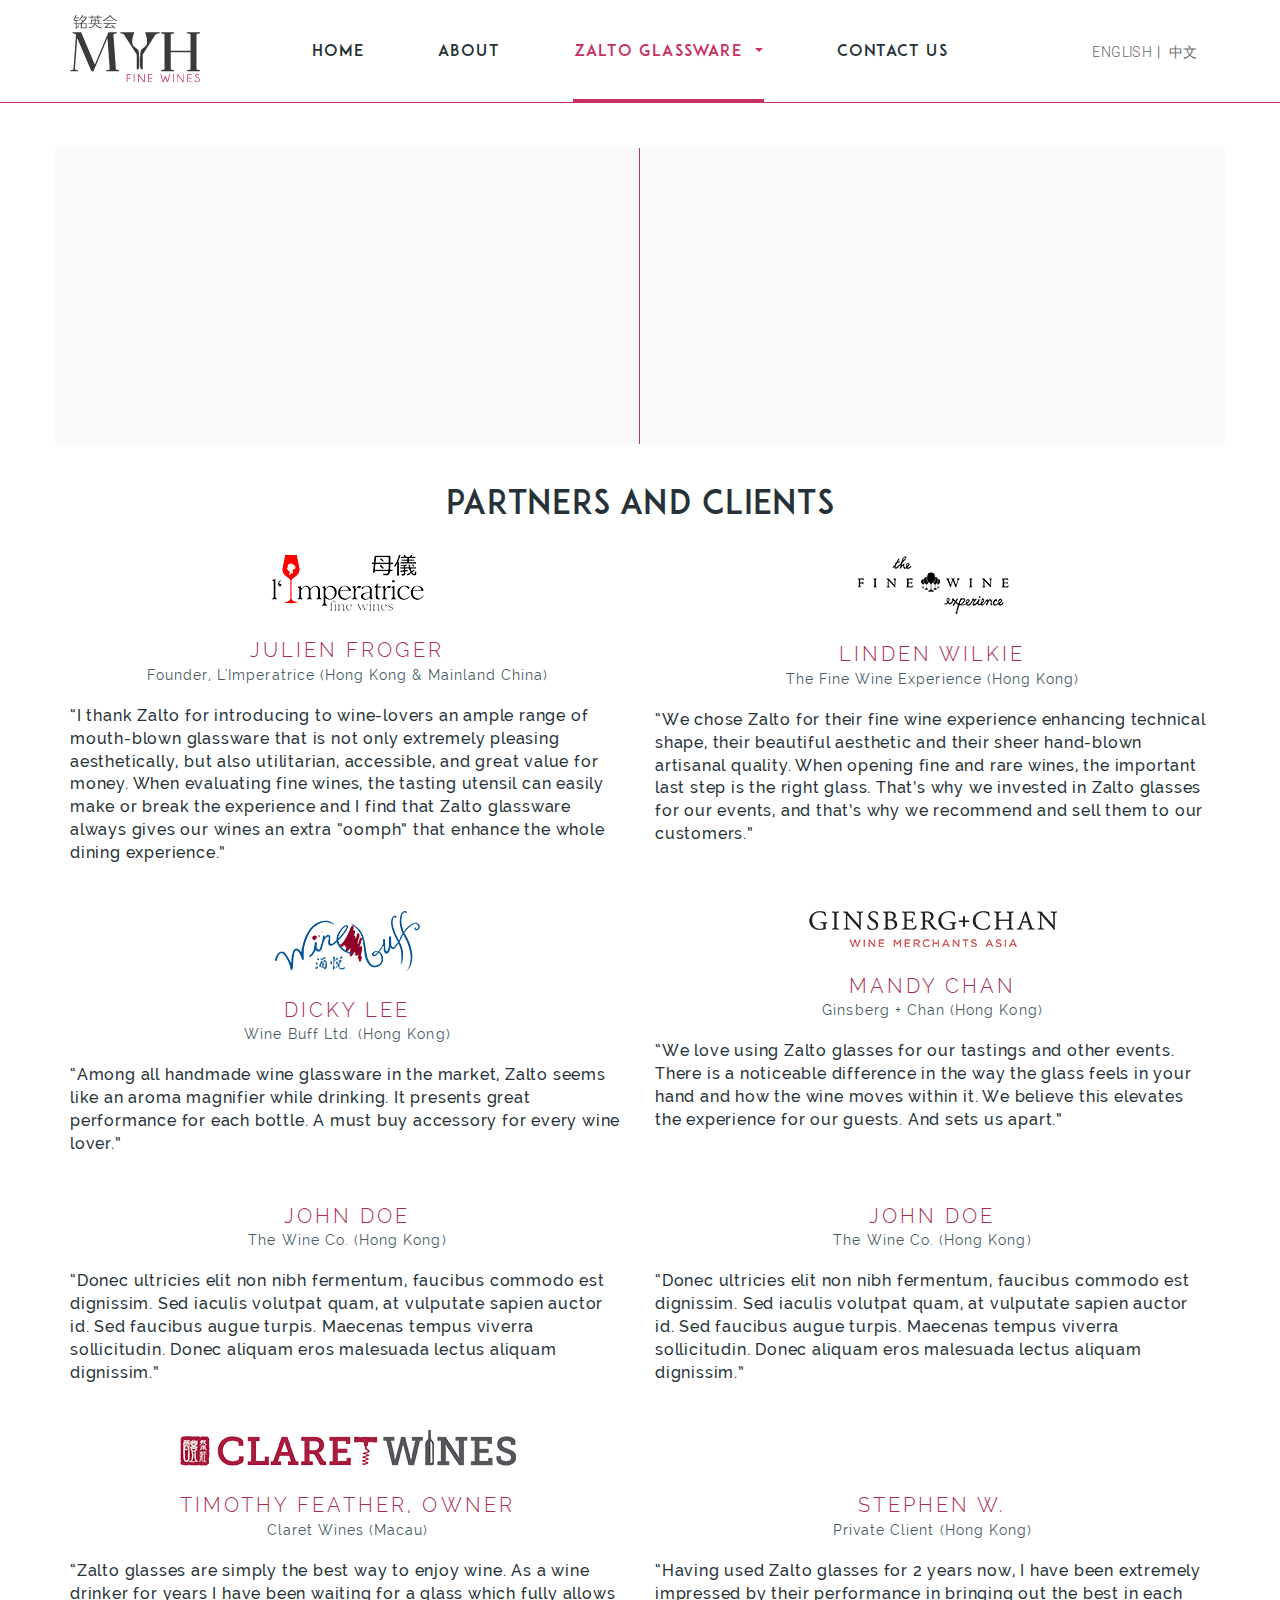
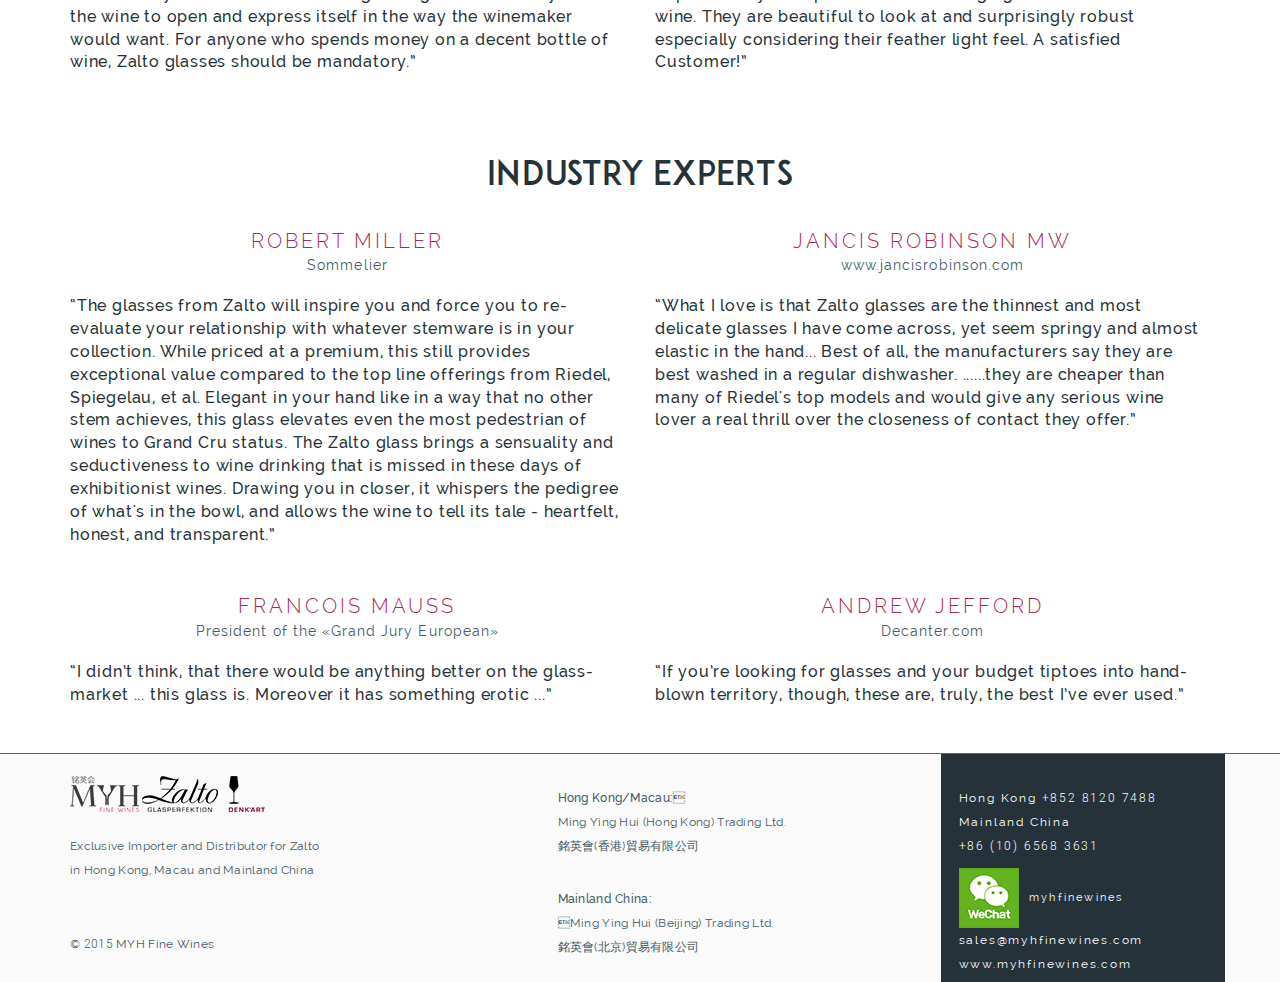
<file: thepraise.html>
﻿<!DOCTYPE html>
<html lang="en-us">
<head>
    <title>The Praise</title>
    <meta charset="utf-8" />
    <meta http-equiv="X-UA-Compatible" content="IE=edge">
    <meta name="viewport" content="width=device-width, initial-scale=1.0, maximum-scale=1.0">
    <!-- CSS Files -->
    <!-- Fonts library -->
    <link href="stylesheets/fonts.css" rel="stylesheet" />
    <!-- Bootstrap core CSS-------->
    <link href="stylesheets/bootstrap.min.css" rel="stylesheet" />
    <!-- Custom css------->
    <link href="stylesheets/praise.css" rel="stylesheet" />
    <link href="stylesheets/header_footer.css" rel="stylesheet" />
</head>
<body>
    <nav class="navbar navmy-cutom navbar-default navbar-fixed-top">
        <div class="container">
            <div class="navbar-header">
                <!-- For mobile nav -->

                <button type="button" class="navbar-toggle collapsed">
                    <span class="sr-only">Toggle navigation</span>
                    <span class="icon-bar"></span>
                    <span class="icon-bar"></span>
                    <span class="icon-bar"></span>
                </button>
                <!-- Logo -->
                <a class="navbar-brand" href="#">
                    <img alt="Brand" src="images/MYH_finewines_Logo.png">
                </a>
                <div class="lang-cont Mobile">
                    <a href="index.html" class="lang">ENGLISH</a>|
                    <a href="#" class="lang">中文 </a>
                </div>
            </div>
            <div class="navbar-collapse" id="navbar-collapse-1">
                <ul class="nav navbar-nav ">
                    <li><a href="index.html">HOME</a></li>
                    <li><a href="about.html">ABOUT</a></li>
                    <li class="dropdown current">
                        <a href="#" class="dropdown-toggle" data-toggle="dropdown" role="button" aria-haspopup="true" aria-expanded="false">ZALTO GLASSWARE<span class="caret"></span></a>
                        <ul class="dropdown-menu">
                            <li><a href="thebrand.html">THE BRAND</a></li>
                            <li><a href="theglassware.html">THE GLASSWARE</a></li>
                            <li><a href="thepraise.html">THE PRAISE</a></li>
                        </ul>
                    </li>
                    <li><a href="contact.html">CONTACT US</a></li>
                </ul>
                <div class="lang-cont Desktop">
                    <a href="index.html" class="lang">ENGLISH</a>|
                    <a href="#" class="lang">中文 </a>
                </div>
            </div>
        </div><!-- /.container-fluid -->
    </nav>
    <section id="doubleslider">
        <div class="container">
            <div class="row">
                <div class="col-lg-6 col-md-6 col-sm-12 col-xs-12" style="padding:0">
                    <div id="ginkoslider1" class="ginkoslider border-right rigth-2">
                        <div class="g-slide border-right">
                            <div class="verticalAligne">
                                <div class="praTitle">Franz Hirtzberger</div>
                                <div class="praPersonetitle">Chairman of «Vinea Wachau»</div>
                                <div class="praTestemon w-85">“Great wines develop even better in  the  new  Denk`Art  glass —  a  great  enrichment  for  the  entire glass- and wine-world!” </div>
                            </div>
                        </div>
                        <div class="g-slide border-right">
                            <div class="verticalAligne">
                                <div class="praTitle">Franz Hirtzberger</div>
                                <div class="praPersonetitle">Chairman of «Vinea Wachau»</div>
                                <div class="praTestemon w-85">“Great wines develop even better in  the  new  Denk`Art  glass —  a  great  enrichment  for  the  entire glass- and wine-world!” </div>
                            </div>
                        </div>
                        <div class="g-slide border-right">
                            <div class="verticalAligne">
                                <div class="praTitle">Franz Hirtzberger</div>
                                <div class="praPersonetitle">Chairman of «Vinea Wachau»</div>
                                <div class="praTestemon w-85">“Great wines develop even better in  the  new  Denk`Art  glass —  a  great  enrichment  for  the  entire glass- and wine-world!” </div>
                            </div>
                        </div>
                        <div class="g-slide border-right">
                            <div class="verticalAligne">
                                <div class="praTitle">Franz Hirtzberger</div>
                                <div class="praPersonetitle">Chairman of «Vinea Wachau»</div>
                                <div class="praTestemon w-85">“Great wines develop even better in  the  new  Denk`Art  glass —  a  great  enrichment  for  the  entire glass- and wine-world!” </div>
                            </div>
                        </div>
                        <div class="g-slide border-right">
                            <div class="verticalAligne">
                                <div class="praTitle">Franz Hirtzberger</div>
                                <div class="praPersonetitle">Chairman of «Vinea Wachau»</div>
                                <div class="praTestemon w-85">“Great wines develop even better in  the  new  Denk`Art  glass —  a  great  enrichment  for  the  entire glass- and wine-world!” </div>
                            </div>
                        </div>
                    </div>
                </div>
                <div class="col-lg-6 col-md-6 col-sm-12 col-xs-12 " style="padding:0">
                    <div id="ginkoslider2" class="ginkoslider left-2">
                        <div class="g-slide border-left">
                            <div class="verticalAligne">
                                <div class="praTitle">Franz Hirtzberger</div>
                                <div class="praPersonetitle">Chairman of «Vinea Wachau»</div>
                                <div class="praTestemon w-85">“Great wines develop even better in  the  new  Denk`Art  glass —  a  great  enrichment  for  the  entire glass- and wine-world!” </div>
                            </div>
                        </div>
                        <div class="g-slide border-left">
                            <div class="verticalAligne">
                                <div class="praTitle">Franz Hirtzberger</div>
                                <div class="praPersonetitle">Chairman of «Vinea Wachau»</div>
                                <div class="praTestemon w-85">“Great wines develop even better in  the  new  Denk`Art  glass —  a  great  enrichment  for  the  entire glass- and wine-world!” </div>
                            </div>
                        </div>
                        <div class="g-slide border-left">
                            <div class="verticalAligne">
                                <div class="praTitle">Franz Hirtzberger</div>
                                <div class="praPersonetitle">Chairman of «Vinea Wachau»</div>
                                <div class="praTestemon w-85">“Great wines develop even better in  the  new  Denk`Art  glass —  a  great  enrichment  for  the  entire glass- and wine-world!” </div>
                            </div>
                        </div>
                        <div class="g-slide border-left">
                            <div class="verticalAligne">
                                <div class="praTitle">Franz Hirtzberger</div>
                                <div class="praPersonetitle">Chairman of «Vinea Wachau»</div>
                                <div class="praTestemon w-85">“Great wines develop even better in  the  new  Denk`Art  glass —  a  great  enrichment  for  the  entire glass- and wine-world!” </div>
                            </div>
                        </div>
                        <div class="g-slide border-left">
                            <div class="verticalAligne">
                                <div class="praTitle">Franz Hirtzberger</div>
                                <div class="praPersonetitle">Chairman of «Vinea Wachau»</div>
                                <div class="praTestemon w-85">“Great wines develop even better in  the  new  Denk`Art  glass —  a  great  enrichment  for  the  entire glass- and wine-world!” </div>
                            </div>
                        </div>
                    </div>
                </div>
            </div>
        </div>
    </section>
    <section id="partner">
        <div class="container">
            <div class="row">
                <div class="col-lg-12 col-md-12 col-sm-12 col-xs-12">
                    <h2>Partners and clients</h2>
                </div>
            </div>
            <div class="row" style="margin-bottom:46px;">
                <div class="col-lg-6 col-md-6 col-sm-6 col-xs-12">
                    <div class="praise-img">
                       
                        <a href="http://www.imperatrice.cn/en/" target="_blank"><img src="images/praise/imperatrice logo.png" /></a>
                    </div>
                    <div class="praTitle">Julien Froger</div>
                    <a href="http://www.imperatrice.cn/en/" target="_blank"><div class="praPersonetitle">Founder, L'Imperatrice (Hong Kong & Mainland China)</div></a>
                    <div class="praTestemon">“I  thank  Zalto  for  introducing  to  wine-lovers  an  ample  range  of  mouth-blown  glassware  that  is  not only  extremely  pleasing  aesthetically,  but  also  utilitarian,  accessible,  and  great  value  for  money. When evaluating fine wines, the tasting utensil can easily make or break the experience and I find that  Zalto  glassware  always  gives  our  wines  an  extra “oomph”  that  enhance  the  whole  dining experience.”</div>
                </div>
                <div class="col-lg-6 col-md-6 col-sm-6 col-xs-12">
                    <div class="praise-img">
                        <img src="images/praise/Fine Wines Logo.png" />
                    </div>
                    <div class="praTitle">Linden Wilkie</div>
                    <div class="praPersonetitle">The Fine Wine Experience (Hong Kong)</div>
                    <div class="praTestemon">“We chose Zalto for their fine wine experience enhancing technical shape, their beautiful aesthetic and their sheer hand-blown artisanal quality. When opening fine and rare wines, the important last step is the right glass. That’s why we  invested  in  Zalto  glasses  for  our  events, and that’s why we recommend and sell them to our customers.”</div>

                </div>
            </div>
            <div class="row" style="margin-bottom:46px;">
                <div class="col-lg-6 col-md-6 col-sm-6 col-xs-12">
                    <div class="praise-img">
                        <img src="images/praise/Wine Buff Logo.png" />
                    </div>
                    <div class="praTitle">Dicky Lee</div>
                    <div class="praPersonetitle">Wine Buff Ltd. (Hong Kong)</div>
                    <div class="praTestemon">“Among  all  handmade  wine  glassware  in  the  market,  Zalto  seems  like  an aroma  magnifier  while drinking. It presents great performance for each bottle. A must buy accessory for every wine lover.”</div>
                </div>
                <div class="col-lg-6 col-md-6 col-sm-6 col-xs-12">
                    <div class="praise-img">
                        <img src="images/praise/Ginsberg.png" />
                    </div>
                    <div class="praTitle">Mandy Chan</div>
                    <div class="praPersonetitle">Ginsberg + Chan (Hong Kong)</div>
                    <div class="praTestemon">“We  love  using  Zalto  glasses  for  our  tastings  and  other  events.    There  is  a  noticeable  difference  in the way the glass feels in your hand and how the wine moves within it.  We believe this elevates the experience for our guests.  And sets us apart.”</div>

                </div>
            </div>
            <div class="row" style="margin-bottom:46px;">
                <div class="col-lg-6 col-md-6 col-sm-6 col-xs-12">
                    <div class="praTitle">John Doe</div>
                    <div class="praPersonetitle">The Wine Co. (Hong Kong)</div>
                    <div class="praTestemon">“Donec ultricies elit non nibh fermentum, faucibus commodo est dignissim. Sed iaculis volutpat quam, at vulputate sapien auctor id. Sed faucibus augue turpis. Maecenas tempus viverra sollicitudin. Donec aliquam eros malesuada lectus aliquam dignissim.” </div>
                </div>
                <div class="col-lg-6 col-md-6 col-sm-6 col-xs-12">
                    <div class="praTitle">John Doe</div>
                    <div class="praPersonetitle">The Wine Co. (Hong Kong)</div>
                    <div class="praTestemon">“Donec ultricies elit non nibh fermentum, faucibus commodo est dignissim. Sed iaculis volutpat quam, at vulputate sapien auctor id. Sed faucibus augue turpis. Maecenas tempus viverra sollicitudin. Donec aliquam eros malesuada lectus aliquam dignissim.” </div>
                </div>
            </div>
            <div class="row" style="margin-bottom:46px;">
                <div class="col-lg-6 col-md-6 col-sm-6 col-xs-12">
                    <div class="praise-img">
                        <img src="images/praise/Claret_Wines_Logo copy.png" />
                    </div>
                    <div class="praTitle">Timothy Feather, Owner  </div>
                    <div class="praPersonetitle">Claret Wines (Macau)</div>
                    <div class="praTestemon">“Zalto glasses are simply the best way to enjoy wine. As a wine drinker for years I have been waiting for a glass which fully allows  the wine to open and express itself in the way the winemaker would want. For anyone who spends money on a decent bottle of wine, Zalto glasses should  be mandatory.” </div>
                </div>
                <div class="col-lg-6 col-md-6 col-sm-6 col-xs-12">
                    <div class="praise-img hollow">
                    </div>
                        <div class="praTitle">Stephen W.</div>
                        <div class="praPersonetitle">Private Client (Hong Kong)</div>
                        <div class="praTestemon">“Having used Zalto glasses for 2 years now, I have been extremely impressed by their performance in bringing out the best in each wine.  They are beautiful to look at and surprisingly robust especially considering their feather light feel. A satisfied Customer!”</div>
                </div>
            </div>
            <div class="row">
                <div class="col-lg-12 col-md-12 col-sm-12 col-xs-12">
                    <h2>INDUSTRY EXPERTS</h2>
                </div>
            </div>
            <div class="row" style="margin-bottom:46px;">
                <div class="col-lg-6 col-md-6 col-sm-6 col-xs-12">
                    <div class="praTitle">Robert miller</div>
                    <div class="praPersonetitle">Sommelier</div>
                    <div class="praTestemon">“The glasses from Zalto will inspire you and force you to re-evaluate your relationship with whatever stemware  is  in  your  collection.  While  priced  at  a  premium,  this  still  provides  exceptional  value compared to the top line offerings from Riedel, Spiegelau, et al. Elegant in your hand like in a way that  no  other  stem  achieves,  this  glass  elevates  even  the  most  pedestrian  of  wines  to  Grand  Cru status. The Zalto glass brings a sensuality and seductiveness to wine drinking that is missed in these days of exhibitionist wines. Drawing you in closer, it whispers the pedigree of what's in the bowl, and allows the wine to tell its tale - heartfelt, honest, and transparent.”</div>
                </div>
                <div class="col-lg-6 col-md-6 col-sm-6 col-xs-12">
                    <div class="praTitle">Jancis Robinson MW </div>
                    <div class="praPersonetitle">www.jancisrobinson.com </div>
                    <div class="praTestemon">“What I love is that Zalto glasses are the thinnest and most delicate glasses I have come across, yet seem  springy  and  almost  elastic  in  the  hand...  Best  of  all,  the  manufacturers  say  they  are  best washed in a regular dishwasher. ......they are cheaper than many of Riedel's top models and would give any serious wine lover a real thrill over the closeness of contact they offer.”</div>
                </div>
            </div>
            <div class="row" style="margin-bottom:46px;">
                <div class="col-lg-6 col-md-6 col-sm-6 col-xs-12">
                    <div class="praTitle">Francois Mauss</div>
                    <div class="praPersonetitle">President of the «Grand Jury European»</div>
                    <div class="praTestemon">“I didn’t think, that there would be anything better on the glass-market ... this glass is. Moreover it has something erotic ...” </div>
                </div>
                <div class="col-lg-6 col-md-6 col-sm-6 col-xs-12" style="height:100%">
                    <div class="praTitle">Andrew Jefford </div>
                    <div class="praPersonetitle">Decanter.com</div>
                    <div class="praTestemon">“If you’re looking for glasses and your budget tiptoes into hand-blown  territory, though, these are, truly, the best I’ve ever used.”</div>
                </div>
            </div>
        </div>
    </section>
    <footer>
        <div class="container">
            <div class="row">
                <div class="col-lg-5 col-md-5 col-sm-6 col-xs-6" style="padding-top: 22px;">
                    <div class="foot-img">
                        <img src="images/MYH_finewines_Logo_footer.png" alt="MYH" />
                        <img src="images/zalto denkart_no background_footer.png" alt="Zalto" />
                    </div>
                    <div class="foot-txt botMargin">Exclusive Importer and Distributor for Zalto<br /> in Hong Kong, Macau and Mainland China</div>
                    <div class="foot-txt">© <span style="font-family:'Roboto-Light';">2015</span> MYH Fine Wines</div>
                </div>
                <div class="col-lg-7 col-md-7 col-sm-6 col-xs-6">
                    <div class="row">
                        <div class="col-lg-7 col-md-7 col-sm-12 col-xs-12" style="padding-top: 22px;">
                            <div class="foot-cont-txt margtp"><span style="font-family:'Raleway-Medium'">Hong Kong/Macau:</span><br />Ming Ying Hui (Hong Kong) Trading Ltd.<br /> 銘英會(香港)貿易有限公司</div>
                            <div class="foot-cont-txt" style="margin-bottom:0;"><span style="font-family:'Raleway-Medium'">Mainland China:</span><br />Ming Ying Hui (Beijing) Trading Ltd.<br /> 銘英會(北京)貿易有限公司</div>
                        </div>
                        <div class="col-lg-5 col-md-5 col-sm-12 col-xs-12 undercover">
                            <div class="foot-info-txt botMargin2 margtp">Hong Kong<span style="font-family:'Roboto-Light';white-space:nowrap;"> +852 8120 7488</span> <br />Mainland China <span style="font-family:'Roboto-Light';white-space:nowrap;">+86 (10) 6568 3631</span></div>
                            <div class="wechat">
                                <div class="wechat-logo"><img src="images/WeChat-Logo.png" /></div>
                                <div class="wechat-txt">myhfinewines</div>
                            </div>
                            <div class="foot-info-txt">sales@myhfinewines.com<br />www.myhfinewines.com</div>
                        </div>
                    </div>
                </div>

            </div>
        </div>
    </footer>





    <!-- Bootstrap core JS-------->
    <script src="javascripts/jquery-1.11.3.min.js"></script>
    <script src="javascripts/jquery-migrate-1.2.1.min.js"></script>
    <script src="javascripts/bootstrap.min.js"></script>
    <!-- Java Script area -->
    <script src="javascripts/GinkoSlider.js"></script>
    <script src="javascripts/custom.js"></script>
</body>
</html>
</file>
<file: stylesheets/fonts.css>
﻿/*
    Dinamicka Development
    Documentation

    This file contains fonts that are used on the site.
*/
@font-face {
    font-family: 'ADAM-CGPRO';
    src: url('../fonts/ADAM-CGPRO/ADAM-CGPRO.woff') format('woff'), url('../fonts/ADAM-CGPRO/ADAM-CGPRO.ttf') format('truetype'), url('../fonts/ADAM-CGPRO/ADAM-CGPRO.otf') format('opentype'), url('../fonts/ADAM-CGPRO/ADAM-CGPRO.eot') format('embedded-opentype');
}
@font-face {
    font-family: 'Raleway-ExtraLight';
    src: url('../fonts/Raleway-ExtraLight/Raleway-ExtraLight.woff') format('woff'), url('../fonts/Raleway-ExtraLight/Raleway-ExtraLight.ttf') format('truetype'), url('../fonts/Raleway-ExtraLight/Raleway-ExtraLight.eot') format('embedded-opentype');
}
@font-face {
    font-family: 'Raleway-Light';
    src: url('../fonts/Raleway-Light/Raleway-Light.woff') format('woff'), url('../fonts/Raleway-Light/Raleway-Light.ttf') format('truetype'), url('../fonts/Raleway-Light/Raleway-Light.eot') format('embedded-opentype');
}
@font-face {
    font-family: 'Raleway-Regular';
    src: url('../fonts/Raleway-Regular/Raleway-Regular.woff') format('woff'), url('../fonts/Raleway-Regular/Raleway-Regular.ttf') format('truetype'), url('../fonts/Raleway-Regular/Raleway-Regular.eot') format('embedded-opentype');
}@font-face {
    font-family: 'Raleway-Medium';
    src: url('../fonts/Raleway-Medium/Raleway-Medium.woff') format('woff'), url('../fonts/Raleway-Medium/Raleway-Medium.ttf') format('truetype'), url('../fonts/Raleway-Medium/Raleway-Medium.eot') format('embedded-opentype');
}
@font-face {
    font-family: 'Roboto-Light';
    src: url('../fonts/Roboto-Light/Roboto-Light.woff') format('woff'), url('../fonts/Roboto-Light/Roboto-Light.ttf') format('truetype'), url('../fonts/Roboto-Light/Roboto-Light.eot') format('embedded-opentype');
}
@font-face {
    font-family: 'Roboto-Medium';
    src: url('../fonts/Roboto-Medium/Roboto-Medium.woff') format('woff'), url('../fonts/Roboto-Medium/Roboto-Medium.ttf') format('truetype'), url('../fonts/Roboto-Medium/Roboto-Medium.eot') format('embedded-opentype');
}
</file>
<file: stylesheets/header_footer.css>
﻿
/*
    Dinamicka Development
    Documentation

    Сontents
    This file contains styles for Header and footer
*/
body {
    margin:0;
}
h1{
    font-family:'ADAM-CGPRO';
    font-size: 2.357em;
    color: #263238;
    letter-spacing: 0.0075em;
    text-transform: uppercase;
    width: 100%;
    text-align: center;
    margin-top: 39px;
    margin-bottom: 31px;
}
h2{
    font-family:'ADAM-CGPRO';
    font-size: 2.357em;
    color: #263238;
    letter-spacing: 0.0075em;
    text-transform: uppercase;
    width: 100%;
    text-align: center;
    margin-top: 39px;
    margin-bottom: 31px;
}
h3{
    font-family:'ADAM-CGPRO';
    margin-top:33px;
    margin-bottom: 31px;
    font-size: 2.357em;
    color: #263238;
    letter-spacing: 0.15em;
    text-transform: uppercase;
    width: 100%;
    text-align: center;
}
/*-------------header-----------------*/
.navmy-cutom{
    height:103px;
    border-bottom:1px solid #c53163;
    margin-bottom:0;
    background-color:#ffffff;
}
.navmy-cutom .container{
    height:103px;
}
.navbar-header{
    height:100%;
}
.collapse ul.navbar-nav{
    height:102px;
    width: auto;
}
.navbar-nav{
    height:102px;
}
.nav>li{
    height: 100%;
}
.nav>li a{
    font-family:'ADAM-CGPRO';
    font-size:1.143em;
    letter-spacing:0.075em;
    color:#263238;
    height: 100%;
}
li.current{
    border-bottom: 3px solid #c53163;
}
li.current a,.nav>li a:hover{
    color:#c53163;
}

.dropdown-menu>li>a{
    padding:16px 71px 16px 5px;
    color:#ffffff;
}
.dropdown-menu>li>a:hover{
    background-color:#ffffff;
    color:#263238;
}
.dropdown-menu>li:hover{
    background-color:#ffffff;
    color:#c53163;
}
.lang-cont{
    display: inline-block;
    font-family: 'Roboto-Light';
    letter-spacing: 0.025em;
    color:#333333!important;
}
.lang-cont a{
   color:#333333!important;
   padding:5px;
   opacity:0.75;
}
.lang-cont a:hover,.lang-cont a:focus{
    text-decoration:none;
    color:#333333;
    opacity:1;
}
.navbar-toggle{
    margin-top:5%;
    margin-right:25px;
}
.navbar-collapse {
    background-color: #ffffff;}
/*-------------header-------end----------*/
/*-------------footer-------------------*/
footer{
    border-top:1px solid #c53163;
    font-family:'Raleway-Regular';
    font-size:0.857em;
    letter-spacing:0.025em;
    line-height:24px;
    color:#455a64;
    background-color:#fafafa;
}
.foot-img{
    margin-bottom:22px;
}
.foot-txt{
    width:100%;
}
.foot-info-txt{
    color:#ffffff;
    letter-spacing:0.15em
}
.undercover{
    padding-top: 22px;background-color:#25323a;padding-left: 18px;
}
.wechat-logo{
    display:inline-block;
}
.wechat-txt{
    display:inline-block;
    font-size:11px;
    letter-spacing:0.2em;
    color:white;
    margin-left: 7px;
}
/*-------------footer------end----------*/
/*---------Adaptive styles section--------------*/
@media(min-width:320px){
    .nav>li{margin:0 10px;}
    footer{text-align:center;}
    .margtp{margin-top:10px}
    .botMargin2{margin-bottom:10px;}
    .botMargin{margin-bottom:150px;}
    .foot-cont-txt{margin-bottom:10px;}
    ul.navbar-nav{margin-left:0;}
    .lang-cont{margin: 42px 0 0 0;font-size: 1em;letter-spacing:0.025em}
    .Mobile{display:inline-block;}
    .Desktop,.Desktop-block{display:none;}
    body{font-size:12px}
    .navbar-collapse{height:0;overflow: hidden;}
    li.current{border-bottom:0}
    .expand{height:405%}
    .hollow{height:0;}
    .no-paddings{padding-left:15px;}
    .mobil-center{float:none}
    .undercover{height:275px}
}
@media(min-width:460px){.lang-cont{margin: 42px 0 0 15%;}.undercover{height:228px}}
@media(min-width:769px){
    footer{text-align:left;}
    .botMargin{margin-bottom:50px;}
    .foot-cont-txt{margin-bottom:29px;}
    .Mobile{display:none;}
    .Desktop{display:inline-block;}
    .Desktop-block{display:block;}
    .lang-cont{margin: 46px 0 0 0;font-size: .9em;letter-spacing:0}
    .navbar-collapse{height:102px;overflow: visible;}
    li.current{border-bottom: 3px solid #c53163;}
    .expand{height:102px}
    .dropdown-menu{background-color:#263238;padding:0;border:1px solid transparent;width:100%}
    .hollow{height:36px;}
        .mobil-center{float:right}

}
@media(min-width:993px){
    .nav>li{margin:0 15px;}
    ul.navbar-nav{margin-left:45px;}
    .lang-cont{margin: 42px 0 0 9%;font-size: 1em;letter-spacing:0.025em}
    body{font-size:14px}
    .dropdown-menu{background-color:#263238;padding:0;border:1px solid transparent;}    
    .no-paddings{padding-left:5px;}

}
@media(min-width:1201px){    
    .nav>li{margin:0 36px;}
    ul.navbar-nav{margin-left:60px;}
    .lang-cont{margin: 42px 0 0 9%;font-size: 1em;letter-spacing:0.025em}

}
/*---------Adaptive styles section------end-----*/
</file>
<file: stylesheets/masterslider.css>
/** 
 *  Master Slider
 *	version 1.0
 * 	Core css file
 */

.master-slider {
    position: relative;
    visibility: hidden;
    height: 100%;
    -moz-transform: translate3d(0, 0, 0);
    -ms-transform: translate3d(0, 0, 0);
    -o-transform: translate3d(0, 0, 0);
    -webkit-transform: translate3d(0, 0, 0);
    transform: translate3d(0, 0, 0);
}

.master-slider h1, 
.master-slider h2,
.master-slider p {
	font-size:45px;
	font-family:'ADAM-CGPRO';
	color:white;
	font-weight:100;
    display:block;
    width:initial;
}

.master-slider h2 {
	font-size:46px;
}

.master-slider p {
	font-size:25px;
	font-weight:100;
	line-height:35px;
    letter-spacing:0.075em;
}

.master-slider .center {
	text-align:center;	
}

.master-slider p a.btn {
	text-shadow:none;
}

.ms-slide {
	overflow:hidden;
	height:100%;
}

.master-slider.before-init{}

.master-slider img {max-width:none;}

.ms-ie img{border:none;}
.ms-ie8 * {opacity:inherit;filter:inherit;}
.ms-ie7   {zoom:1;}

.ms-loading-container{
	position:absolute;
	width:100%;
	top:0;
}

.ms-loading-container .ms-loading,
.ms-slide .ms-slide-loading {
	width: 36px;
	height: 36px;
	background: no-repeat center white;
	border-radius: 60px;
	box-shadow: 0px 0px 3px rgba(0,0,0,0.2);
	position: absolute;
	left: 50%;
	top: 50%;
	margin: -18px;
	opacity: 0.9;
}

/* grab cursor */
.ms-def-cursor{cursor:auto !important;}
.ms-grab-cursor{cursor: move;}
.ms-grabbing-cursor{cursor:move;}
.ms-ie .ms-grab-cursor{cursor: url("../masterslider/style/grab.cur"), move;}
.ms-ie .ms-grabbing-cursor {cursor: url("../masterslider/style/grabbing.cur"), move;}

.ms-view { 
	margin:0px auto;
	overflow:hidden;
	position:relative;
	-webkit-perspective: 2000px;
	-moz-perspective: 2000px;
	-ms-perspective: 2000px;
	perspective: 2000px;
}

.ms-view .ms-slide-container{position:relative;}

.ms-slide {
	position:absolute;
	-webkit-transform: translateZ(0px);
	-moz-transform: translateZ(0px);
	-ms-transform: translateZ(0px);
	-o-transform: translateZ(0px);
	transform: translateZ(0px);
	
	-webkit-transform-style: preserve-3d;
	-moz-transform-style: preserve-3d;
	-ms-transform-style: preserve-3d;
	transform-style: preserve-3d;

	height:100%;
}

.ms-slide.selected {}

.ms-slide .ms-slide-bgcont{
	overflow:hidden;
	width: 100%;
}

.ms-container { position:relative;}
.ms-slide .ms-slide-bgcont img , .ms-container{
	-webkit-user-select:none;
	-moz-user-select:none;
	-ms-user-select:none;
	user-select:none;
}

.ms-slide .ms-layer{position:absolute;}

.ms-slide .ms-slide-layers{
	position: absolute;
	overflow:hidden;
	width:100%;
	height: 100%;
	z-index: 10;
	top:0px;
	-webkit-transform: translateZ(0.1px);
	-moz-transform: translateZ(0.1px);
	-ms-transform: translateZ(0.1px);
	-o-transform: translateZ(0.1px);
	transform: translateZ(0.1px);
}

.ms-slide .ms-slide-video{
	position:absolute;
	top:0;
	z-index: 11;
	background:black;
	padding:0;
	margin: 0;
	border: none;
}

.ms-layer.video-box{background:black;}
.ms-layer.video-box iframe{
	padding:0;
	margin: 0;
	border: none;
	position: absolute;
	z-index: 10;
}
.ms-slide .ms-slide-vpbtn , .ms-slide .ms-video-btn{
	position:absolute;
	cursor: pointer;
	z-index: 12;
}

.ms-slide .ms-slide-vcbtn{
	position:absolute;
	cursor: pointer;
	z-index: 13;
}

.ms-video-img{
	position:absolute;
	width:100%;
	height:100%;
}

.ms-mask-frame{
	overflow:hidden;
	position:absolute;
	float:left;
}

/* controls */

.ms-thumb-list{
	overflow:hidden;
	position:absolute;
}
.ms-thumbs-cont{position: relative;}
.ms-thumb-frame img{width:100%;	height:auto;}
.ms-thumb-frame{
	cursor:pointer;
	float: left;
	overflow: hidden;
}

.ms-bullet{cursor:pointer;float: left;}

.ms-sbar .ms-bar{
	position:relative;
	-webkit-transition: opacity 300ms;
	-moz-transition: opacity 300ms;
	-ms-transition: opacity 300ms;
	-o-transition: opacity 300ms;
	transition: opacity 300ms;
}

.ms-time-bar{
	-webkit-transition: width 120ms linear;
	-moz-transition: width 120ms linear;
	-ms-transition: width 120ms linear;
	-o-transition: width 120ms linear;
	transition: width 120ms linear;

}

.ms-ie7 .ms-tooltip-arrow{
	height:0px;
}

.ms-icon {
	padding:0;
}

.ms-icon i.fa {
	font-size:24px;
	height:60px;
	width:60px;
	background:#fff;
	color:#6ebff3;
	line-height:60px;
	padding:0 0 0 18px;
	margin:0;
	-webkit-transition: all 700ms cubic-bezier(0.230, 1.000, 0.320, 1.000);
	-moz-transition: all 700ms cubic-bezier(0.230, 1.000, 0.320, 1.000);
	-ms-transition: all 700ms cubic-bezier(0.230, 1.000, 0.320, 1.000);
	-o-transition: all 700ms cubic-bezier(0.230, 1.000, 0.320, 1.000);
	transition: all 700ms cubic-bezier(0.230, 1.000, 0.320, 1.000); 	
	-webkit-border-radius: 60px;
	-moz-border-radius: 60px;
	border-radius: 60px;
}

.ms-icon:hover i.fa {
	background:#6ebff3;
	color:#fff;	
}

/**
* /////////////////////
* Custom code
* /////////////////////
*/
.ms-nav-next {
	
}

.ms-bullets.ms-dir-h {
	display:inline-block;
	text-align:center;
	position:absolute;
	top:93%;
	width:100%;
	left:50%;
	margin-left:-45px; /** Tweak to center buttons **/
}

.ms-bullets.ms-dir-h .ms-bullet {
	width:10px;
	position:relative;
	padding:0;
	top:0;
	left:0;
	height:10px;
	margin-right:6px;
	border:3px solid rgba(200,200,200,0.65);
	-webkit-border-radius: 50%;
	-moz-border-radius: 50%;
	border-radius: 50%;
	display:inline-block;
    	-webkit-transition: all 700ms cubic-bezier(0.230, 1.000, 0.320, 1.000);
	-moz-transition: all 700ms cubic-bezier(0.230, 1.000, 0.320, 1.000);
	-ms-transition: all 700ms cubic-bezier(0.230, 1.000, 0.320, 1.000);
	-o-transition: all 700ms cubic-bezier(0.230, 1.000, 0.320, 1.000);
	transition: all 700ms cubic-bezier(0.230, 1.000, 0.320, 1.000); 	
}

.ms-bullets.ms-dir-h .ms-bullet:hover {
	border:3px solid rgba(200,200,200,1);
}

.ms-bullets.ms-dir-h .ms-bullet-selected {
	border:2px solid rgba(200,200,200,1);
}

.ms-bullets.ms-dir-h .ms-bullet-selected:hover {
	border:2px solid rgba(200,200,200,1);
}
</file>
<file: stylesheets/about.css>
﻿/*
    Dinamicka Development
    Documentation

    Сontents
    1.AboutMYH
    2.blackSect
    3.prefooter
*/
/*-----AboutMYH------*/
#AboutMYH{
    display:block;
    margin-top:102px;
}
.aboutTxt,.darktxt,.prefootertxt,.contareatxt{
    width:66%;
    margin:0 auto;
    font-family:'Raleway-Medium';
    font-size:1.143em;
    color:#263238;
    letter-spacing:0.05em;
    text-align:center;
    line-height:30px;
}
/*-----AboutMYH-end--*/
/*-----blackSect------*/
.darktxt{
    background-color:#263238;
    color:#ffffff;
    width:100%;
    padding:27px 0;
}
/*-----blackSect-end--*/
/*-----prefooter------*/
.prefootertxt{
    width:100%;
    letter-spacing:0.035em;
    padding:32px 10px;
}
.contarea{
    height:154px;
    background-color:#fafafa;
    margin-bottom:48px;
}
.contareatxt{
    width:100%;
    margin-bottom:28px;
    padding-top:32px;
}
.contareabtn{
    width:146px;
    height:48px;
    background-color:#263238;
    margin:0 auto;

}
.contareabtn a{
    color:#ffffff;
    font-family:'ADAM-CGPRO';
    font-size:1.143em;
    letter-spacing:0.075em;
    text-align:center;
    text-decoration:none;
    line-height:48px;
    width:100%;
    display:block;
}
.contareabtn a:hover,.contareabtn a:active{
    color:#fafafa;
    text-decoration:none;
}
/*-----prefooter-end--*/
</file>
<file: stylesheets/contact.css>
﻿/*
    Dinamicka Development
    Documentation

    Сontents
    1.ContactForm

*/

/*---------ContactForm--------------*/
#contactForm{
    margin-top:103px;
}
form{
    position:relative;
}
.phoneNomber{
    font-family:'Roboto-Medium';
    font-size:1.143em;
    letter-spacing:0.035em;
    width:100%;
    text-align:left;
    color:#263238;
}
#mc_embed_signup{margin:0 auto;width:49%;}
.slogan{
    font-family:'Raleway-Light';
    color: #ab2b56;
    font-size: 1.429em;
    letter-spacing: 0.15em;
    width: 100%;
    text-align: center;
    text-transform: uppercase;
    margin-bottom: 33px;
}
input[type=text], input[type=email],textarea {
    height: 45px;
    border: 1pt solid #b0bec5;
    padding: 16px 0 16px 19px;
    width: 100%;
    margin:3px 0;
}
textarea{max-width:100%;min-height:147px;}
label{font-weight:100;}
/*classes for label*/
input.placeholderimit + label.placeholderobj,textarea.placeholderimit + label.placeholderobj{
    font-family:'Raleway-Light';
    font-size:1em;
    letter-spacing:0.06em;
    color:#dcdcdc;
    display:block;
    position:absolute;
    z-index:10;
    top:16px;
    left:16px;
}
input.placeholderimit + label.placeholderobj:after,textarea.placeholderimit + label.placeholderobj:after{
    content:'*';
    color:#c53163;
}
input.placeholderimit + label.placeholderobj.nostar:after,textarea.placeholderimit + label.placeholderobj.nostar:after{
    content:'';
}
.mc-field-group{
    position:relative;
    width:100%;
}
.contsubbtn{
    width:146px;
    height:48px;
    background-color:#263238;
    border:0;
    color:#ffffff;
    font-family:'ADAM-CGPRO';
    font-size:1.143em;
    letter-spacing:0.075em;
    text-align:center;
    text-decoration:none;
    padding-bottom: 6px;
    display:block;
    margin:15px auto ;
 
}
.contsubbtn:hover,.contsubbtn:active{
    color:#fafafa;
    text-decoration:none;
}

/*imitation of radio*/
/*hide radiobtn*/
input[type=radio],input[type=checkbox]{
    opacity:0;
    display:block;
}
/*style for all label after radiobtn*/
input[type=radio] + label,input[type=checkbox] + label{
    font-family:'Raleway-Light';
    font-size:1em;
    letter-spacing:0.06em;
    color:#dcdcdc;
    cursor:pointer;
    position:relative;
    left: 35px;
    top: -6px;
}
input[type=radio] + label{
    left:38px;
}
input[type=checkbox] + label{top:1px;}
input[type=radio] + label:before,input[type=checkbox] + label:before {
  content: '';
  position: absolute;
  top: -4px;
  left: -35px;
  border:1px solid #b0bec5;
  width: 26px;
  height: 26px;
  border-radius: 13px;
}    
input[type=radio] + label:after,input[type=checkbox] + label:after  {
  content: '';
  position: absolute;
  top: 1px;
  left: -30px;
  width: 16px;
  height: 16px;
  opacity: 0;
  border-radius: 10px;
  background: #c53163;
  -moz-transition: opacity .2s;
  -o-transition: opacity .2s;
  -webkit-transition: opacity .2s;
   transition: opacity .2s;
    }
input[type=checkbox] + label:before,input[type=checkbox] + label:after{
    border-radius:0;
}

/* styles for active conditions */
input[type=radio]:checked + label:before,input[type=checkbox]:checked + label:before{
    border-color:#2b373d;
}
input[type=radio]:checked + label,input[type=checkbox]:checked + label{
    color:#2b373d;
}
input[type=radio]:checked + label:after,input[type=checkbox]:checked + label:after {
  opacity:1
}
.no-paddings div{padding:0}
#mce-responses {
    position: fixed;
    bottom: 40px;
    margin: 0 auto;
    z-index: 5;
    text-align: center;
    left: 50%;
    -moz-transform: translateX(-50%);
    -ms-transform: translateX(-50%);
    -o-transform: translateX(-50%);
    -webkit-transform: translateX(-50%);
    transform: translateX(-50%);
}
#mc_embed_signup div.response {
    font-family:'Raleway-Light';
    z-index: 5;
    padding: 5px 28px;
    margin: 0 auto;
    text-align: center;
    line-height: 60px;
    font-size: 32px;
    background: rgba(0,0,0,.7);
    color: white;
    overflow:hidden;
}
.qrholder{
    position: absolute;
    z-index: 20;
    right: -213px;
    border: 1px solid #b0bec5;
    margin: 3px 6px;
    width: 200px;
    height: 268px;
}
.qrholder img{display:block;margin:0 auto;}
.qrtext{    padding-top: 10px;
    font: 14px 'Raleway-Light';
        letter-spacing:0.1em;
        color:#263238;
        text-align:center;
        line-height:24px;
}
.qr{position: relative;bottom: -10px;}
.newstxt{
    font-family:'Raleway-Light';
    font-size:12px;
    color:#263238;
    display:block;
    height:54px;
    line-height:54px;
}
#preHide{
    display:none;
}
.tempMargin{margin-bottom:26.51vh;}
#mc_embed_signup div.mce_inline_error{margin:0 0 .1em 0!important;}
/*---------ContactForm----end-------*/
</file>
<file: stylesheets/brand.css>
﻿/*
    Dinamicka Development
    Documentation

    Сontents
    1.Brand
    2.juryRes(PROFESSIONAL JURY RESULTS)
*/



h2{
    margin-top:0;
}
.no-pad div.row div{padding-left:0;padding-right:0}
/*-----Brand------*/
#brandSec{
    margin-top:102px;
}
.maintxt{
    font-family:'Raleway-Medium';
    font-size:1.143em;
    color:#263238;
    letter-spacing:0.05em;
    width:100%;
    text-align:center;
    line-height:30px;
}
.infoblock{
    height:341px;
}
.verticalAligne {
    position: relative;
    top: 50%;
    -moz-transform: translateY(-50%);
    -ms-transform: translateY(-50%);
    -o-transform: translateY(-50%);
    -webkit-transform: translateY(-50%);
    transform: translateY(-50%);
    padding:0 15px;
}
.imgContainer img{
    width:100%;
    height: 341px;
}
.aligne-right{
    float:right;
}
/*-----Brand-end--*/

/*-----juryRes------*/
.black{background-color:#263238}
.jurName{
    font-size:1.571em;
    margin-bottom:12px;
    margin-top:30px;
}
.jurplace{
    font-family:'Raleway-Medium';
    font-size:1.286em;
    color:#fffefe;
    letter-spacing:0.05em;
    width:100%;
    text-align:center;
}
.jurimg img {
    width: 100%;
    max-width: 225px;
    margin: 15px auto 0;
    display: block;
}
.jurdescr-img{
    width:65px;
    height:23px;
    background-image:url('/images/zalto trace copy.png');
    display:block;
    margin:25px auto 13px;
}
.jurdescr{
    color:#455a64;
    font-family:'Raleway-Regular';
    font-size:1em;
    width:100%;
    text-align:center;
    margin-bottom:33px;
}
.jurhei{height:400px;}

.placehold{
    width: 51%;
    height: 25px;
    margin: 0 auto;

}
.dropdown-menu{top:103%;}
/*-----juryRes-end--*/


/*-----Brand------*/
/*-----Brand------*/
</file>
<file: stylesheets/glassware.css>
﻿/*
    Dinamicka Development
    Documentation

    Сontents
    1.posthederSlider
    2.gravitasOmega
*/


/*helper class*/
.verticalAligne {
    position: relative;
    top: 50%;
    -moz-transform: translateY(-50%);
    -ms-transform: translateY(-50%);
    -o-transform: translateY(-50%);
    -webkit-transform: translateY(-50%);
    transform: translateY(-50%);
    padding:0 15px;
}



/*--------posthederSlider---------*/
#posthederSlider{
    margin-top:102px;
}
.ms-nav-next,.ms-nav-prev{
    opacity:0.3;
}
.ms-nav-next:hover,.ms-nav-prev:hover{
    opacity:1;
}
.ms-nav-next{
    background-image:url('../images/arrow_slider right.png');
    display:block;
    position:absolute;
    top:50%;
    right:30px;
    left:auto;
    width:26px;
    height:32px;cursor:pointer;
}
.ms-nav-prev{
    background-image:url('../images/arrow_slider left.png');
    display:block;
    position:absolute;
    top:50%;
    left:30px;
    right:auto;
    width:26px;
    height:32px;cursor:pointer;
}
.ms-slide+img{
    width:100%;
}
.ms-container{
    margin:0 auto;
}
.rotator{position: relative;overflow: hidden;}
.imgHolder{position:relative;left:-2129px;}
.infinitanimation {
    -moz-animation: rotatore 45s linear infinite;
    -o-animation: rotatore 45s linear infinite;
    -webkit-animation: rotatore 45s linear infinite;
    animation: rotatore 45s linear infinite;
}
@-moz-keyframes rotatore{
    from{left:-2129px}
    to{left:-5606px}

}

@-webkit-keyframes rotatore{
    from{left:-2129px}
    to{left:-5606px}

}

@keyframes rotatore{
    from{left:-2129px}
    to{left:-5606px}

}
/*--------posthederSlider--end----*/

/*--------gravitasOmega---------*/
#gravitasOmega{
    margin:32px 0;
}
.grav-cont{
    height:100%;
}
.grav-img{
    width:100%;
    height:100%
}
.grav-img img{
    width:100%;
    display:block;
    margin:0 auto;
}
.grav-txt{
    width:100%;
    text-align:center;
    font-family:'Raleway-Medium';
    font-size:1.143em;
    letter-spacing:0.05px;
    color:#263238;
    padding:0 10px;    margin-bottom:40px;

}
.grav-subline{
        width:100%;
    text-align:center;
    font-family:'Raleway-Regular';
    font-size:1em;
    letter-spacing:0.05px;
    color:#455a64;
    padding:0 10px;
}
.grav-number{
    font-family:'Roboto-Light';
    padding-left:5px;}

/*--------gravitasOmega--end----*/

/*--------glasswarePresent---------*/
#glasswarePresent{margin-bottom:35px;}
.glass-img img,.showMore-img img{
    display:block;
    margin:0 auto;
}
.glass-title{
    margin-bottom:18px;
    font-size:1.571em;
}
.param{
    width:100%;
    text-align:center;
    font-family:'Raleway-Regular';
    font-size:1em;
    letter-spacing:0.075px;
    color:#455a64;
}
.param-number{
    font-family:'Roboto-Light';
    padding-left:5px;
}
.swicher{
    display:block;
    margin-top:20px;
    margin-bottom:47px;
    width:100%;
    font-family:'Raleway-Regular';
    font-size:1em;
    text-decoration:underline;
    text-align:center;
    cursor:pointer;
}
.showMore-img img {
    cursor: pointer;
    -moz-transition: transform 700ms;
    -o-transition: transform 700ms;
    -webkit-transition: transform 700ms;
    transition: transform 700ms;
}
.rotate180 {
    -moz-transform: rotateX(180deg);
    -ms-transform: rotateX(180deg);
    -o-transform: rotateX(180deg);
    -webkit-transform: rotateX(180deg);
    transform: rotateX(180deg);
}
.showMore-text{
    width:93px;
    font-family:'Raleway-ExtraLight';
    font-size:13px;
    cursor:pointer;
    letter-spacing:0.2em;
    margin:0 auto;
}
.showMore-textCont{
    width:100%;
    margin-bottom:5px;
}
.showMore{
    margin-bottom:50px;
}
.description{
    margin-top:25px;
    overflow:hidden;
    margin-bottom:20px;
}
.generalDesc,.secenderyDesc{
    font-family:'Raleway-Regular';
    font-size:1em;
    letter-spacing:0.075px;
    line-height:20px;
    width:100%;
    text-align:center;
    color:#455a64;
}
.desctitle{
    display:block;
    width:100%;
    margin-top:20px;
    margin-bottom:10px;
    text-align:center;
    color:#c53163;
}
/*--------glasswarePresent--end----*/
@media(min-width:320px){
    .borderRight{border-right:0;}
}
@media(min-width:769px){
    .borderRight{border-right:1px solid #c53163;}
}
</file>
<file: stylesheets/praise.css>
﻿/*
    Dinamicka Development
    Documentation

    Сontents
    1.doubleslider
*/
/*----------doubleslider----------*/
#doubleslider{text-align:center;position:relative;margin:102px 0 46px;}
.ginkoslider{
    top:46px;
    height:296px;
    width:100%;
    position:relative;
    display:inline-block;
    overflow:hidden;
    background-color:#fafafa;
}
.border-left{border-left:1px solid #c53163}
.border-right{border-right:1px solid #c53163}
.g-slide{
    top:100%;
    width:100%;
    height:100%;
    position:absolute;
}
.animationR{
    top:-100%;
        -moz-animation: slideAnimation 4s reverse linear;
    -o-animation: slideAnimation 4s reverse linear;
    -webkit-animation: slideAnimation 4s reverse linear;
    animation: slideAnimation 4s reverse linear;
}

.animationS {
    top:100%;
    -moz-animation: slideAnimation 4s linear;
    -o-animation: slideAnimation 4s linear;
    -webkit-animation: slideAnimation 4s linear;
    animation: slideAnimation 4s linear;
}
@-moz-keyframes slideAnimation{
    0%{top:100%;opacity:0;}
    20%{top:0;opacity:1}
    80%{top:0;opacity:1}
    100%{top:-100%;opacity:0;}
}
@-webkit-keyframes slideAnimation{
    0%{top:100%;opacity:0;}
    20%{top:0;opacity:1}
    80%{top:0;opacity:1}
    100%{top:-100%;opacity:0;}
}
@keyframes slideAnimation{
    0%{top:100%;opacity:0;}
    20%{top:0;opacity:1}
    80%{top:0;opacity:1}
    100%{top:-100%;opacity:0;}
}
.verticalAligne {
    position: relative;
    top: 50%;
    -moz-transform: translateY(-50%);
    -ms-transform: translateY(-50%);
    -o-transform: translateY(-50%);
    -webkit-transform: translateY(-50%);
    transform: translateY(-50%);
    padding:0 15px;
}
/*----------doubleslider---end----*/



/*----------aaa----------*/
.praTitle{
    font-family:'Raleway-Light';
    color: #ab2b56;
    font-size: 1.429em;
    letter-spacing: 0.15em;
    width: 100%;
    text-align: center;
    text-transform: uppercase;
}
.praPersonetitle{
    font-family:'Raleway-Regular';
    color:#455a64;
    font-size:1em;
    letter-spacing:0.075em;
    width:100%;
    text-align:center;
    margin-bottom:20px;
}
.praTestemon{
    font-family:'Raleway-Medium';
    color:#263238;
    font-size:1.143em;
    letter-spacing:0.05em;
    width:100%;
    margin:0 auto;
    text-align:left;
}
.w-85{
    width:85%
}
.praise-img img{
    display:block;
    margin:0 auto;
}
.praise-img{
    margin-bottom:25px;
}
/*----------aaa---end----*/


/*----------aaa----------*/
/*----------aaa---end----*/.hollow{height:60px;}
</file>
